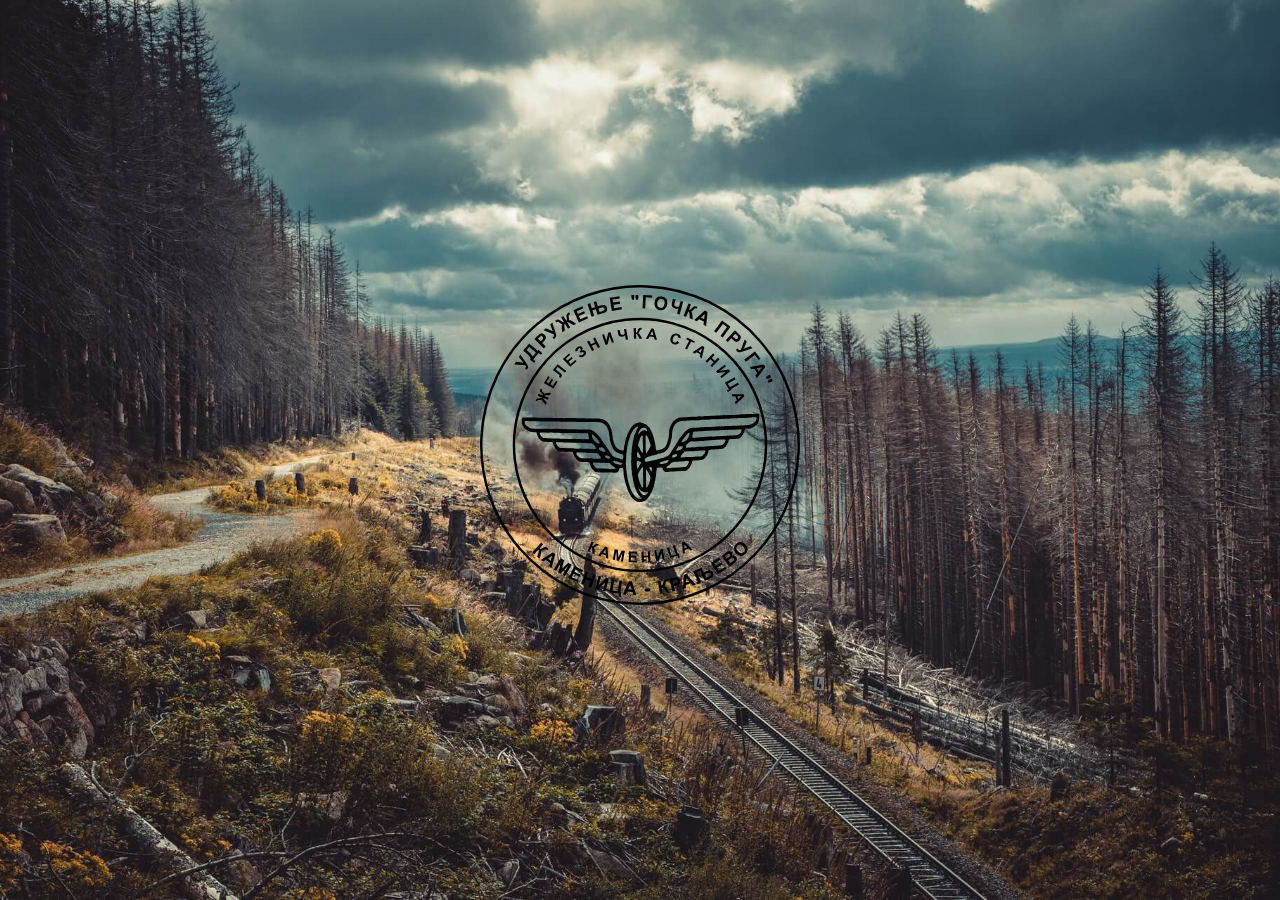
<file: index.html>
<!DOCTYPE html>
<html lang="sr">
  <head>
    <meta charset="utf-8" />
    <meta name="viewport" content="width=device-width, initial-scale=1.0" />
    <meta
      name="description"
      content="Web sajt udruženja gradjana Gočka pruga"
    />
    <meta name="keywords" content="Gočka pruga, Goč, Planina Goč, Kraljevo" />
    <meta name="author" content="Vladimir Maksimović" />
    <!-- JS script -->
    <script src="/assets/js/main.js" defer></script>
    <!-- Font Awesome 5 CDN -->
    <link
      rel="stylesheet"
      href="https://cdnjs.cloudflare.com/ajax/libs/font-awesome/5.13.0/css/all.min.css"
    />
    <!-- CSS link -->
    <link rel="stylesheet" href="./assets/css/style.css" />
    <title>Удружење "Гочка пруга"</title>
  </head>

  <body>
    <!-- landing page -->
    <main id="landing">
      <!-- logo -->
      <article class="logo-article">
        <section class="logo-section">
          <a href="./pages/home.html"
            ><img
              src="./assets/img/logo-ugp.svg"
              alt="Logo image"
              class="logo-img"
          /></a>
        </section>
      </article>
    </main>
  </body>
</html>
</file>
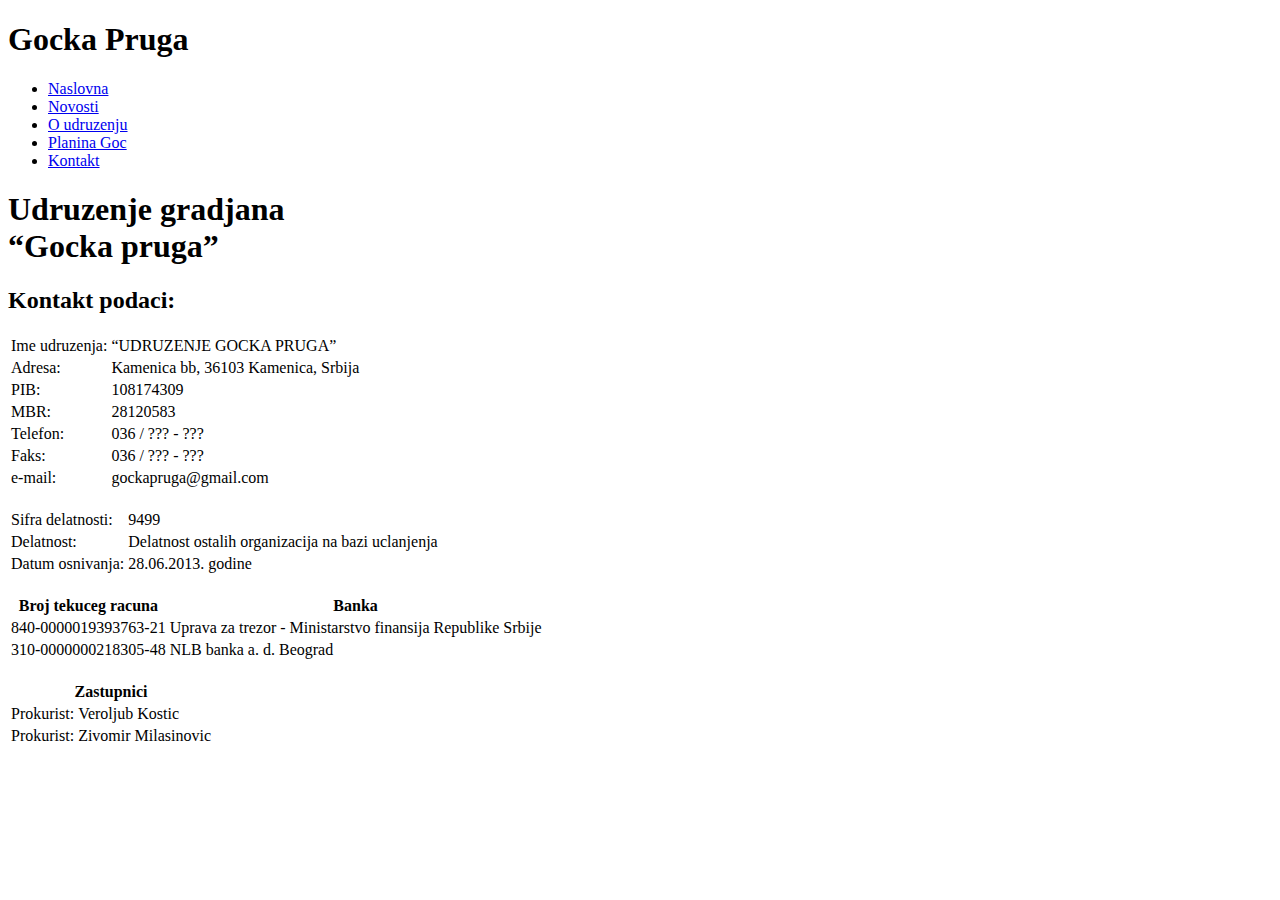
<file: contact.html>
<!DOCTYPE html>
<html lang="en">

<head>
  <meta charset="utf-8">
  <meta name="viewport" content="width=device-width, initial-scale=.0">
  <!-- TODO: define meta tags with description and content attributes -->
  <title>Udruzenje Gradjana "Gocka Pruga"</title>
</head>

<body>

  <!-- Header section -->
  <header>
    <div class="main-heading">
      <h1>Gocka Pruga</h1>
    </div>
    <nav>
      <ul>
        <li><a href="index.html">Naslovna</a></li>
        <li><a href="news.html">Novosti</a></li>
        <li><a href="org.html">O udruzenju</a></li>
        <li><a href="goc.html">Planina Goc</a></li>
        <li><a href="contact.html">Kontakt</a></li>
      </ul>
    </nav>
  </header>
  <!-- /Header section -->

  <!-- Main Section -->
  <main>
    <h1>Udruzenje gradjana <br>
      <q>Gocka pruga</q> </h1>
    <h2>Kontakt podaci:</h2>

    <table>
      <tr>
        <td>Ime udruzenja:</td>
        <td><q>UDRUZENJE GOCKA PRUGA</q></td>
      </tr>
      <tr>
        <td>Adresa:</td>
        <td>Kamenica bb, 36103 Kamenica, Srbija</td>
      </tr>
      <tr>
        <td>PIB:</td>
        <td>108174309</td>
      </tr>
      <tr>
        <td>MBR:</td>
        <td>28120583</td>
      </tr>
      <tr>
        <td>Telefon:</td>
        <td>036 / ??? - ???</td>
      </tr>
      <tr>
        <td>Faks:</td>
        <td>036 / ??? - ???</td>
      </tr>
      <tr>
        <td>e-mail:</td>
        <td>gockapruga@gmail.com</td>
      </tr>
    </table><br>
    <table>
      <tr>
        <td>Sifra delatnosti:</td>
        <td>9499</td>
      </tr>
      <tr>
        <td>Delatnost:</td>
        <td>Delatnost ostalih organizacija na bazi uclanjenja</td>
      </tr>
      <tr>
        <td>Datum osnivanja:</td>
        <td>28.06.2013. godine</td>
      </tr>
    </table><br>
    <table>
      <tr>
        <th>Broj tekuceg racuna</th>
        <th>Banka</th>
      </tr>
      <tr>
        <td>840-0000019393763-21</td>
        <td>Uprava za trezor - Ministarstvo finansija Republike Srbije</td>
      </tr>
      <tr>
        <td>310-0000000218305-48</td>
        <td>NLB banka a. d. Beograd</td>
      </tr>
    </table>

    </table><br>
    <table>
      <tr>
        <th colspan="2">Zastupnici</th>
      </tr>
      <tr>
        <td>Prokurist:</td>
        <td>Veroljub Kostic</td>
      </tr>
      <tr>
        <td>Prokurist:</td>
        <td>Zivomir Milasinovic</td>
      </tr>
    </table>
  </main>
  <!-- /Main Section -->

  <!-- Footer Section -->
  <footer></footer>
  <!-- /Footer Section -->

</body>

</html>
</file>
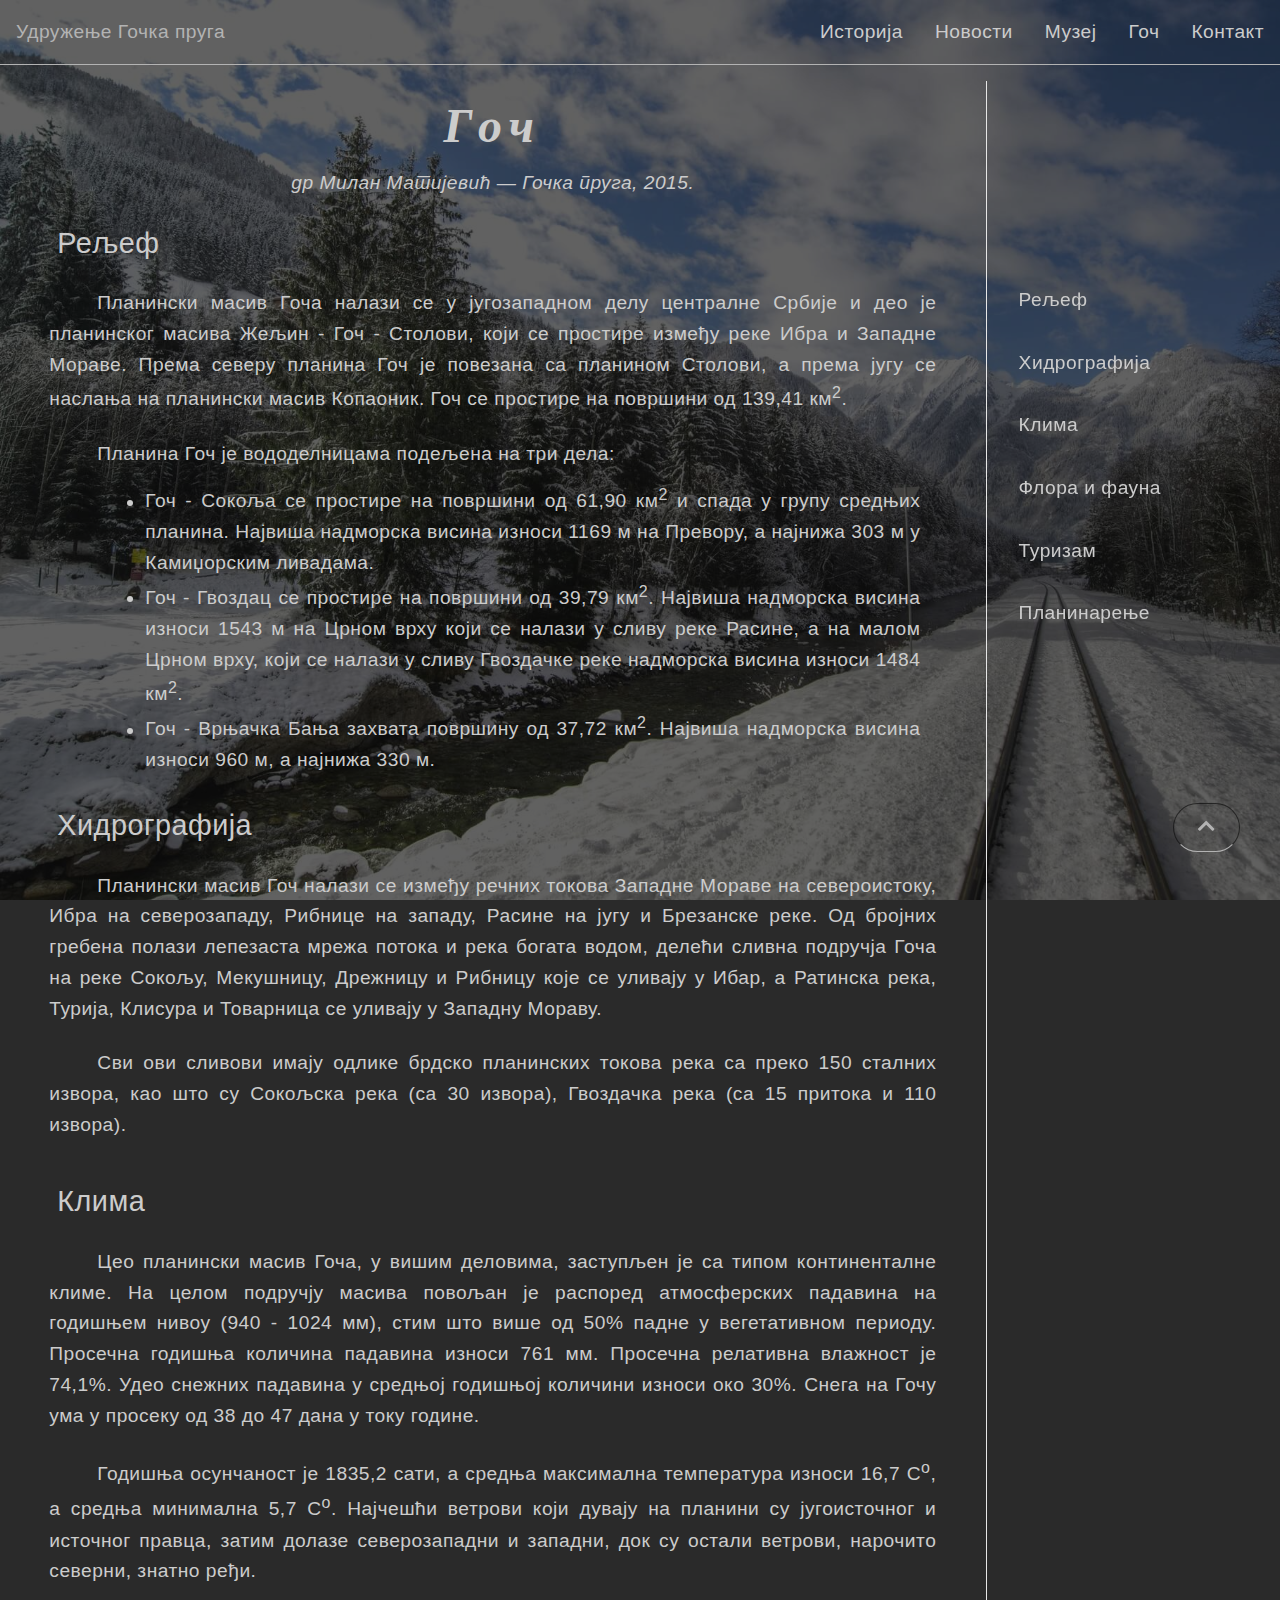
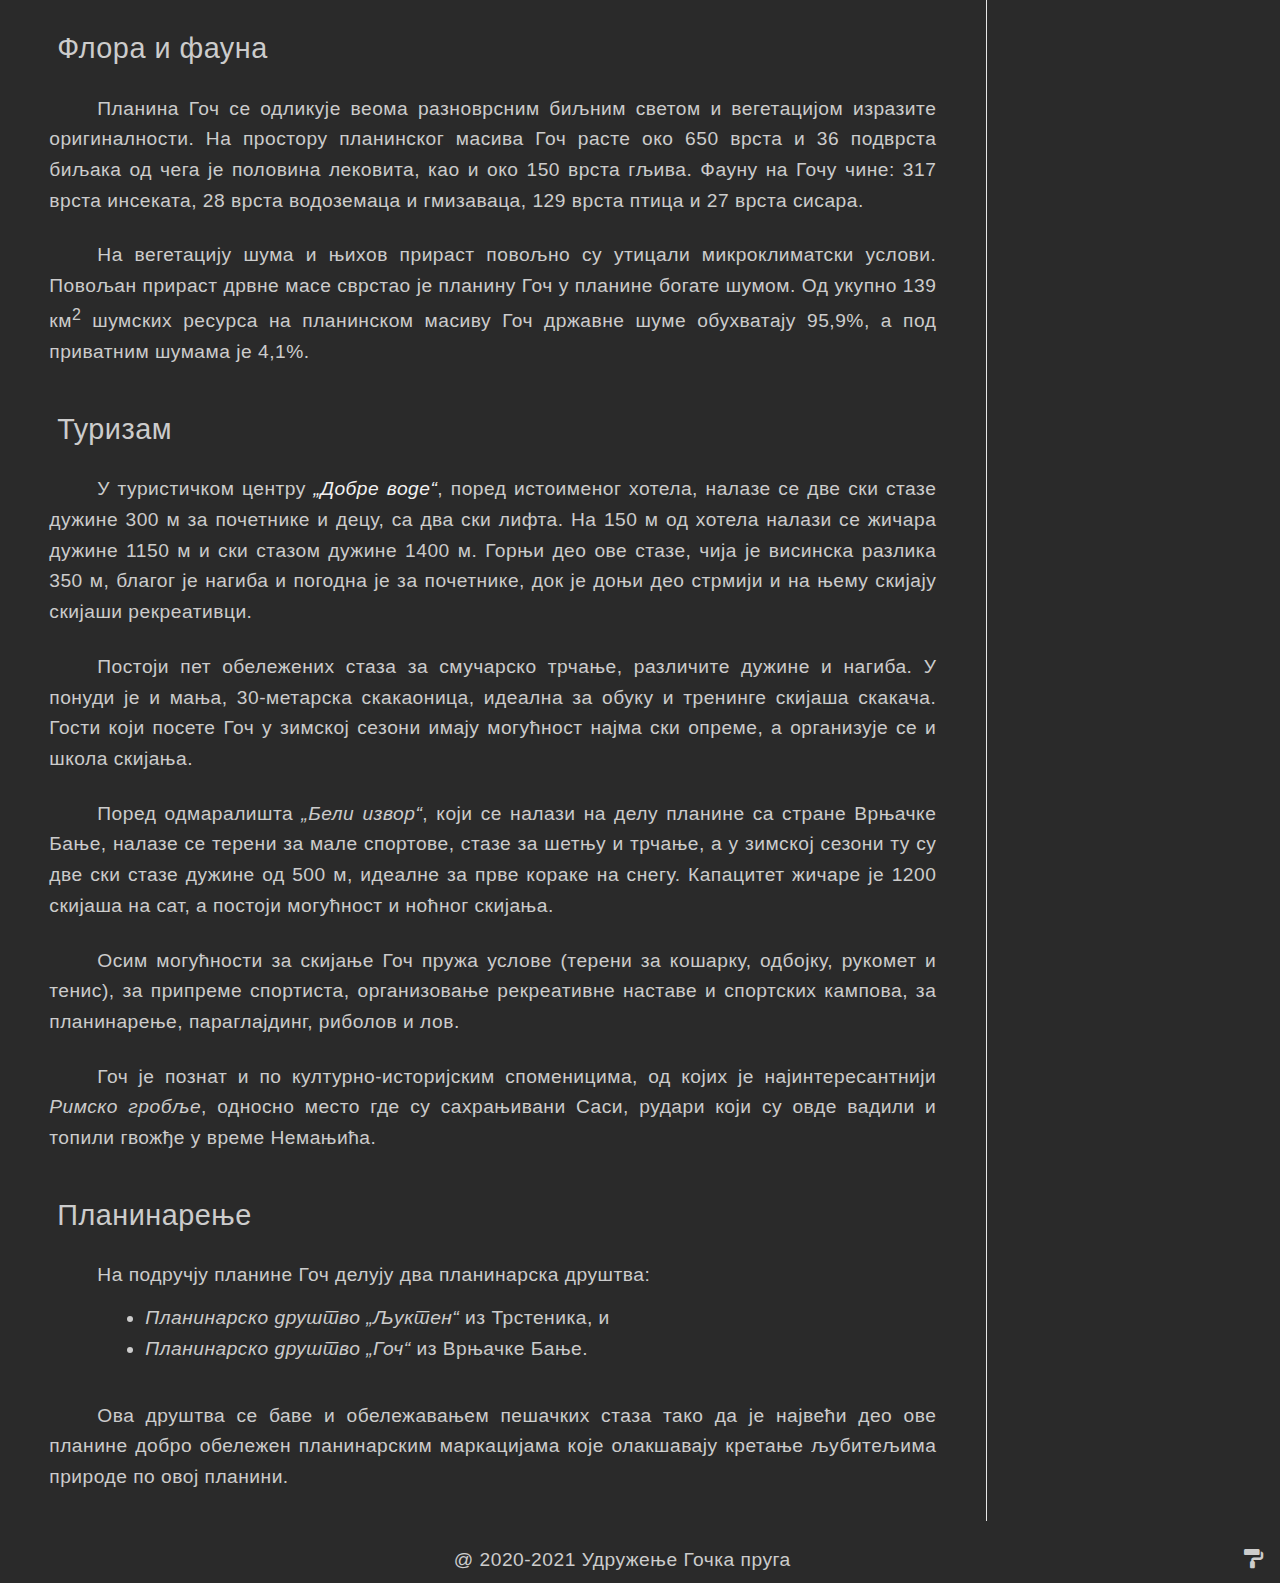
<file: pages/ambience.html>
<!DOCTYPE html>
<html lang="sr">

<head>
  <meta charset="utf-8" />
  <meta name="viewport" content="width=device-width, initial-scale=1.0" />
  <meta name="description" content="Web sajt udruženja gradjana Gočka pruga">
  <meta name="keywords" content="Gočka pruga, Goč, Planina Goč, Kraljevo">
  <meta name="author" content="Vladimir Maksimović">
  <!-- JS script -->
  <script src="./../assets/js/main.js" defer></script>
  <!--Font Awesome 5 CDN -->
  <link rel="stylesheet" href="https://cdnjs.cloudflare.com/ajax/libs/font-awesome/5.13.0/css/all.min.css">
  <!-- CSS link -->
  <link rel="stylesheet" href="./../assets/css/style.css" />
  <title>Удружење "Гочка пруга"</title>
</head>

<body>
  <!-- ambience -->
  <main id="ambience">
    <div class="content-container">
      <!-- to the top of the page btn -->
      <a class="page-top" href="#ambience"><i class="fas fa-chevron-up"></i></a>

      <!-- navbar -->
      <nav>
        <a href="./home.html#home" class="nav-link brand">Удружење Гочка пруга</a>
        <ul>
          <!-- hamburger icon -->
          <a href="javascript:void(0);" id="hamburger">
            <i class="fas fa-bars"></i>
          </a>
          <li class="nav-item"><a href="./history.html" class="nav-link">Историја</a></li>
          <li class="nav-item"><a href="./news.html" class="nav-link">Новости</a></li>
          <li class="nav-item"><a href="./gallery.html" class="nav-link">Музеј</a></li>
          <li class="nav-item"><a href="#ambience" class="nav-link">Гоч</a></li>
          <li class="nav-item"><a href="./contact.html" class="nav-link">Контакт</a></li>
          <!-- <li class="nav-item">
              <a href="#" class="nav-link lang-link">Srb</a><span class="slash">/</span><a href="#"
                class="nav-link lang-link">Rus</a>
            </li> -->
        </ul>
      </nav>


      <section id="ambience-container">
        <!-- aside nav -->
        <aside>
          <nav class="aside-nav">
            <ul>
              <li><a href="#heading-01">Рељеф</a></li>
              <li><a href="#heading-02">Хидрографија</a></li>
              <li><a href="#heading-03">Клима</a></li>
              <li><a href="#heading-04">Флора и фауна</a></li>
              <li><a href="#heading-05">Туризам</a></li>
              <li><a href="#heading-06">Планинарење</a></li>
            </ul>
          </nav>
        </aside>

        <!-- articles -->
        <div class="ambience-articles">
          <!-- welcome -->
          <section class="welcome-heading">
            <h1>Гоч</h1>
          </section>
          <h4 class="content-source">
            <em>др Милан Матијевић &mdash; Гочка пруга, 2015.</em>
          </h4>

          <article class="ambience-article" id="heading-01">
            <!-- <p class="content-source">др Милан Матијевић &mdash; Гочка пруга, 2015.</p> -->
            <h2>Рељеф</h2>
            <p>Планински масив Гоча налази се у југозападном делу централне Србије и део је планинског масива Жељин -
              Гоч
              - Столови, који се простире између реке Ибра и Западне Мораве. Према северу планина Гоч је повезана са
              планином Столови, а према југу се наслања на планински масив Копаоник. Гоч се простире на површини од
              139,41
              км<sup>2</sup>.</p>
            <p>Планина Гоч је вододелницама подељена на три дела:</p>
            <ul>
              <li>Гоч - Сокоља се простире на површини од 61,90 км<sup>2</sup> и спада у групу средњих
                планина. Највиша
                надморска висина износи 1169 м на Превору, а најнижа 303 м у Камиџорским ливадама.</li>
              <li>Гоч - Гвоздац се простире на површини од 39,79 км<sup>2</sup>. Највиша надморска висина
                износи 1543 м на
                Црном врху који се налази у сливу реке Расине, а на малом Црном врху, који се налази у сливу Гвоздачке
                реке
                надморска висина износи 1484 км<sup>2</sup>.</li>
              <li>Гоч - Врњачка Бања захвата површину од 37,72 км<sup>2</sup>. Највиша надморска висина
                износи 960 м, а
                најнижа 330 м.</li>
            </ul>
          </article>

          <article class="ambience-article" id="heading-02">
            <h2>Хидрографија</h2>
            <p>
              Планински масив Гоч налази се између речних токова Западне Мораве на североистоку, Ибра на северозападу,
              Рибнице на западу, Расине на југу и Брезанске реке. Од бројних гребена полази лепезаста мрежа потока и
              река
              богата водом, делећи сливна подручја Гоча на реке Сокољу, Мекушницу, Дрежницу и Рибницу које се уливају у
              Ибар, а Ратинска река, Турија, Клисура и Товарница се уливају у Западну Мораву.
            </p>
            <p>Сви ови сливови имају одлике
              брдско планинских токова река са преко 150 сталних извора, као што су Сокољска река (са 30 извора),
              Гвоздачка
              река (са 15 притока и 110 извора).</p>
          </article>

          <article class="ambience-article" id="heading-03">
            <h2>Клима</h2>
            <p>
              Цео планински масив Гоча, у вишим деловима, заступљен је са типом континенталне климе. На целом подручју
              масива повољан је распоред атмосферских падавина на годишњем нивоу (940 - 1024 мм), стим што више од 50%
              падне у вегетативном периоду. Просечна годишња количина падавина износи 761 мм. Просечна релативна
              влажност
              је 74,1%. Удео снежних падавина у средњој годишњој количини износи око 30%. Снега на Гочу ума у просеку
              од
              38 до 47
              дана у току године.
            </p>
            <p>Годишња осунчаност је 1835,2 сати, а средња максимална температура износи 16,7
              C<sup>o</sup>, а средња минимална 5,7 C<sup>o</sup>. Најчешћи ветрови који дувају на планини су
              југоисточног
              и источног правца, затим долазе северозападни и западни, док су остали ветрови, нарочито северни, знатно
              ређи.</p>
          </article>

          <article class="ambience-article" id="heading-04">
            <h2>Флора и фауна</h2>
            <p>
              Планина Гоч се одликује веома разноврсним биљним светом и вегетацијом изразите оригиналности. На простору
              планинског масива Гоч расте око 650 врста и 36 подврста биљака од чега је половина лековита, као и око
              150
              врста гљива. Фауну на Гочу чине: 317 врста инсеката, 28 врста водоземаца и гмизаваца, 129 врста птица и
              27
              врста сисара.
            </p>
            <p>На вегетацију шума и њихов прираст повољно су утицали микроклиматски услови. Повољан прираст
              дрвне масе сврстао је планину Гоч у планине богате шумом. Од укупно 139 км<sup>2</sup> шумских ресурса на
              планинском масиву Гоч државне шуме обухватају 95,9%, а под приватним шумама је 4,1%.</p>
          </article>

          <article class="ambience-article" id="heading-05">
            <h2>Туризам</h2>
            <p>
              У туристичком центру <a href="http://odmaralistegoc.rs/" target="_blank"><em>„Добре воде“</em></a>, поред
              истоименог
              хотела, налазе се две ски стазе дужине 300 м за почетнике
              и децу,
              са два ски лифта. На 150 м од хотела налази се жичара дужине 1150 м и ски стазом дужине 1400 м. Горњи део
              ове
              стазе,
              чија је висинска разлика 350 м, благог је нагиба и погодна је за почетнике, док је доњи део стрмији и на
              њему скијају
              скијаши рекреативци.</p>
            <p>Постоји пет обележених стаза за смучарско трчање, различите дужине и нагиба. У понуди је
              и мања,
              30-метарска скакаоница, идеална за обуку и тренинге скијаша скакача. Гости који посете Гоч у зимској
              сезони
              имају
              могућност најма ски опреме, а организује се и школа скијања.
            </p>
            <p>
              Поред одмаралишта <em>„Бели извор“</em>, који се налази на делу планине са стране Врњачке Бање, налазе
              се
              терени за
              мале
              спортове, стазе за шетњу и трчање, а у зимској сезони ту су две ски стазе дужине од 500 м, идеалне за
              прве
              кораке
              на снегу. Капацитет жичаре је 1200 скијаша на сат, а постоји могућност и ноћног скијања.
            </p>
            <p>
              Осим могућности за скијање Гоч пружа услове (терени за кошарку, одбојку, рукомет и тенис), за припреме
              спортиста,
              организовање рекреативне наставе и спортских кампова, за планинарење, параглајдинг, риболов и лов.
            </p>
            <p>
              Гоч је познат и по културно-историјским споменицима, од којих је најинтересантнији <em>Римско
                гробље</em>,
              односно
              место где
              су сахрањивани Саси, рудари који су овде вадили и топили гвожђе у време Немањића.
            </p>
          </article>

          <article class="ambience-article" id="heading-06">
            <h2>Планинарење</h2>
            <p>На подручју планине Гоч делују два планинарска друштва:
            <ul>
              <li><a href="http://ljukten.rs/" target="_blank"><em>Планинарско друштво „Љуктен“</em></a> из
                Трстеника, и </li>
              <li><a href="http://www.pskgoc.com/" target="_blank"><em>Планинарско друштво „Гоч“</em></a> из Врњачке
                Бање.</li>
            </ul>
            </p>
            <p>
              Ова друштва се баве и обележавањем пешачких стаза тако да је
              највећи део ове планине
              добро обележен планинарским маркацијама које олакшавају кретање љубитељима природе по овој планини.</p>
          </article>
        </div>
      </section>
    </div>
  </main>

  <!-- footer -->
  <footer id="footer">
    <!-- copyright -->
    <article class="footer-article copyright-article">
      <span class="copyright">@ 2020-2021 Удружење Гочка пруга</span>
      <span class="design">
        <a href="https://github.com/vladimirmaksimovic" target="_blank" class="alt-ego">
          <i class="fas fa-paint-roller"></i>
        </a>
      </span>
    </article>
  </footer>

</body>

</html>
</file>
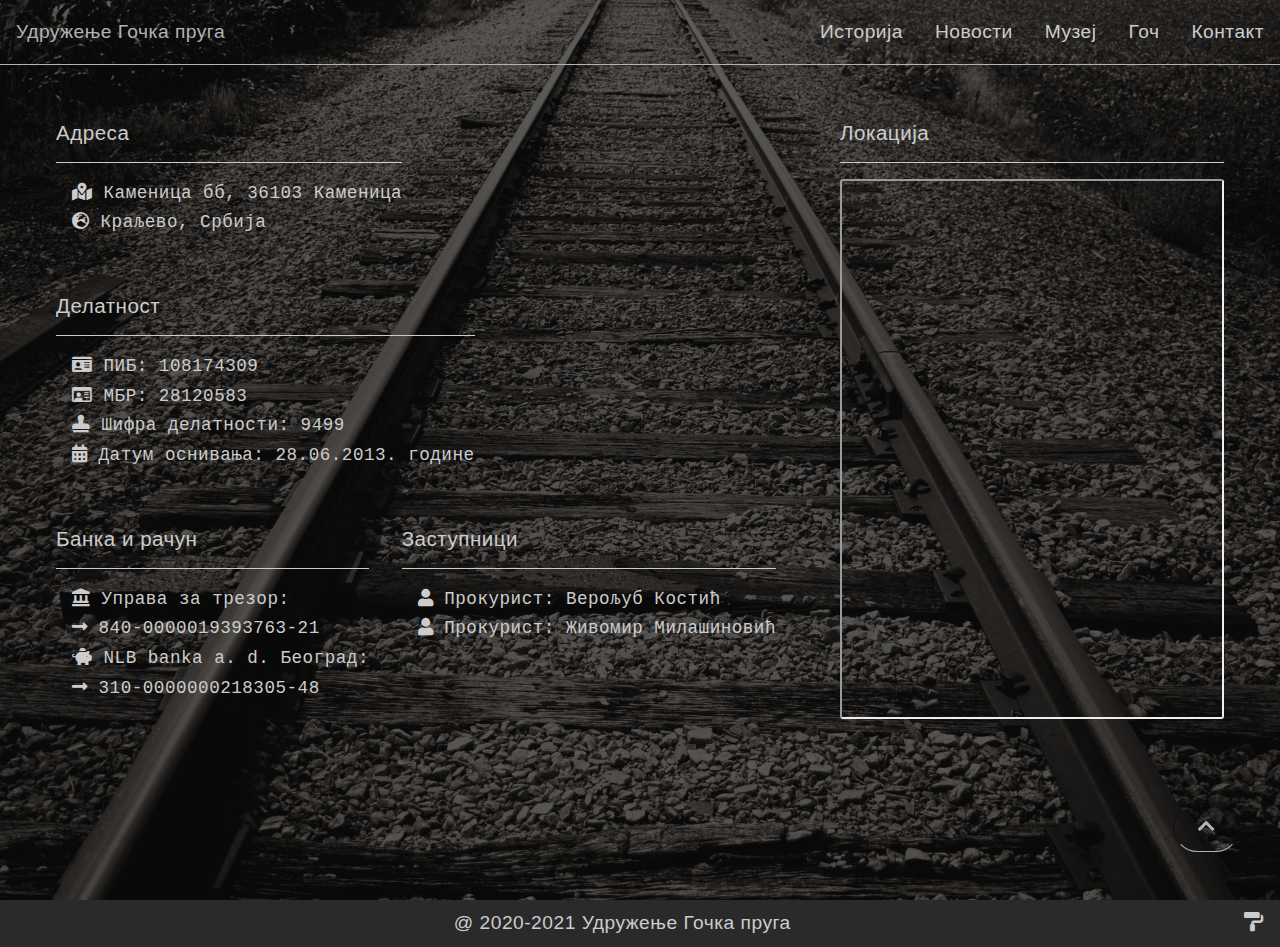
<file: pages/contact.html>
<!DOCTYPE html>
<html lang="sr">
  <head>
    <meta charset="utf-8" />
    <meta name="viewport" content="width=device-width, initial-scale=1.0" />
    <meta
      name="description"
      content="Web sajt udruženja gradjana Gočka pruga"
    />
    <meta name="keywords" content="Gočka pruga, Goč, Planina Goč, Kraljevo" />
    <meta name="author" content="Vladimir Maksimović" />
    <!-- JS script -->
    <script src="./../assets/js/main.js" defer></script>
    <!-- Font Awesome 5 CDN -->
    <link
      rel="stylesheet"
      href="https://cdnjs.cloudflare.com/ajax/libs/font-awesome/5.13.0/css/all.min.css"
    />
    <!-- CSS link -->
    <link rel="stylesheet" href="../assets/css/style.css" />
    <title>Удружење "Гочка пруга"</title>
  </head>

  <body>
    <!-- main contact -->
    <main id="main-contact">
      <div class="content-container">
        <!-- to the top of the page btn -->
        <a class="page-top" href="#main-contact"
          ><i class="fas fa-chevron-up"></i
        ></a>
        <!-- navbar -->
        <nav>
          <a href="./home.html#main-home" class="nav-link brand"
            >Удружење Гочка пруга</a
          >
          <ul>
            <!-- hamburger icon -->
            <a href="javascript:void(0);" id="hamburger">
              <i class="fas fa-bars"></i>
            </a>
            <li class="nav-item">
              <a href="./history.html" class="nav-link">Историја</a>
            </li>
            <li class="nav-item">
              <a href="./news.html" class="nav-link">Новости</a>
            </li>
            <li class="nav-item">
              <a href="./gallery.html" class="nav-link">Музеј</a>
            </li>
            <li class="nav-item">
              <a href="./ambience.html" class="nav-link">Гоч</a>
            </li>
            <li class="nav-item">
              <a href="#contact" class="nav-link">Контакт</a>
            </li>
            <!-- <li class="nav-item">
              <a href="#" class="nav-link lang-link">Srb</a><span class="slash">/</span><a href="#"
                class="nav-link lang-link">Rus</a>
            </li> -->
          </ul>
        </nav>
        <!-- contact -->
        <div id="contact">
          <div class="contact-articles">
            <article class="contact-article contact-info">
              <!-- address -->
              <section>
                <h3>Адреса</h3>
                <ul>
                  <li>
                    <i class="fas fa-map-marked-alt"></i> Каменица бб, 36103
                    Каменица
                  </li>
                  <li><i class="fas fa-globe-europe"></i> Краљево, Србија</li>
                </ul>
              </section>
              <!-- activity -->
              <section>
                <h3>Делатност</h3>
                <ul>
                  <li>
                    <i class="fas fa-id-card"></i> ПИБ:
                    &#049;&#048;&#056;&#049;&#055;&#052;&#051;&#048;&#057;
                  </li>
                  <li>
                    <i class="far fa-id-card"></i> МБР:
                    &#050;&#056;&#049;&#050;&#048;&#053;&#056;&#051;
                  </li>
                  <li>
                    <i class="fas fa-stamp"></i> Шифра делатности:
                    &#057;&#052;&#057;&#057;
                  </li>
                  <li>
                    <i class="fas fa-calendar-alt"></i> Датум оснивања:
                    28.06.2013. године
                  </li>
                </ul>
              </section>
              <!-- accounts -->
              <section>
                <h3>Банка и рачун</h3>
                <ul>
                  <li><i class="fas fa-landmark"></i> Управа за трезор:</li>
                  <li>
                    <i class="fas fa-long-arrow-alt-right"></i>
                    &#056;&#052;&#048;&#045;&#048;&#048;&#048;&#048;&#048;&#049;&#057;&#051;&#057;&#051;&#055;&#054;&#051;&#045;&#050;&#049;
                  </li>
                  <li>
                    <i class="fas fa-piggy-bank"></i> NLB banka a. d. Београд:
                  </li>
                  <li>
                    <i class="fas fa-long-arrow-alt-right"></i>
                    &#051;&#049;&#048;&#045;&#048;&#048;&#048;&#048;&#048;&#048;&#048;&#050;&#049;&#056;&#051;&#048;&#053;&#045;&#052;&#056;
                  </li>
                </ul>
              </section>
              <!-- representatives -->
              <section>
                <h3>Заступници</h3>
                <ul>
                  <li><i class="fas fa-user"></i> Прокурист: Верољуб Костић</li>
                  <li>
                    <i class="fas fa-user"></i> Прокурист: Живомир Милашиновић
                  </li>
                </ul>
              </section>
            </article>

            <article class="contact-article">
              <!-- google map -->
              <section id="map" class="ggl-map">
                <h3>Локација</h3>
                <div class="gmap-canvas">
                  <iframe
                    src="https://www.google.com/maps/embed?pb=!1m14!1m8!1m3!1d2716.1902585738503!2d20.699534258739504!3d43.6014624!3m2!1i1024!2i768!4f13.1!3m3!1m2!1s0x0%3A0x0!2zNDPCsDM2JzA1LjIiTiAyMMKwNDInMDUuMyJF!5e1!3m2!1ssr!2srs!4v1590257248618!5m2!1ssr!2srs"
                    allowfullscreen=""
                    aria-hidden="false"
                    tabindex="0"
                  >
                  </iframe>
                </div>
              </section>
            </article>
          </div>
        </div>
      </div>
    </main>

    <!-- footer -->
    <footer id="footer">
      <!-- copyright -->
      <article class="footer-article copyright-article">
        <span class="copyright">@ 2020-2021 Удружење Гочка пруга</span>
        <span class="design">
          <a
            href="https://github.com/vladimirmaksimovic"
            target="_blank"
            class="alt-ego"
          >
            <i class="fas fa-paint-roller"></i>
          </a>
        </span>
      </article>
    </footer>
  </body>
</html>
</file>
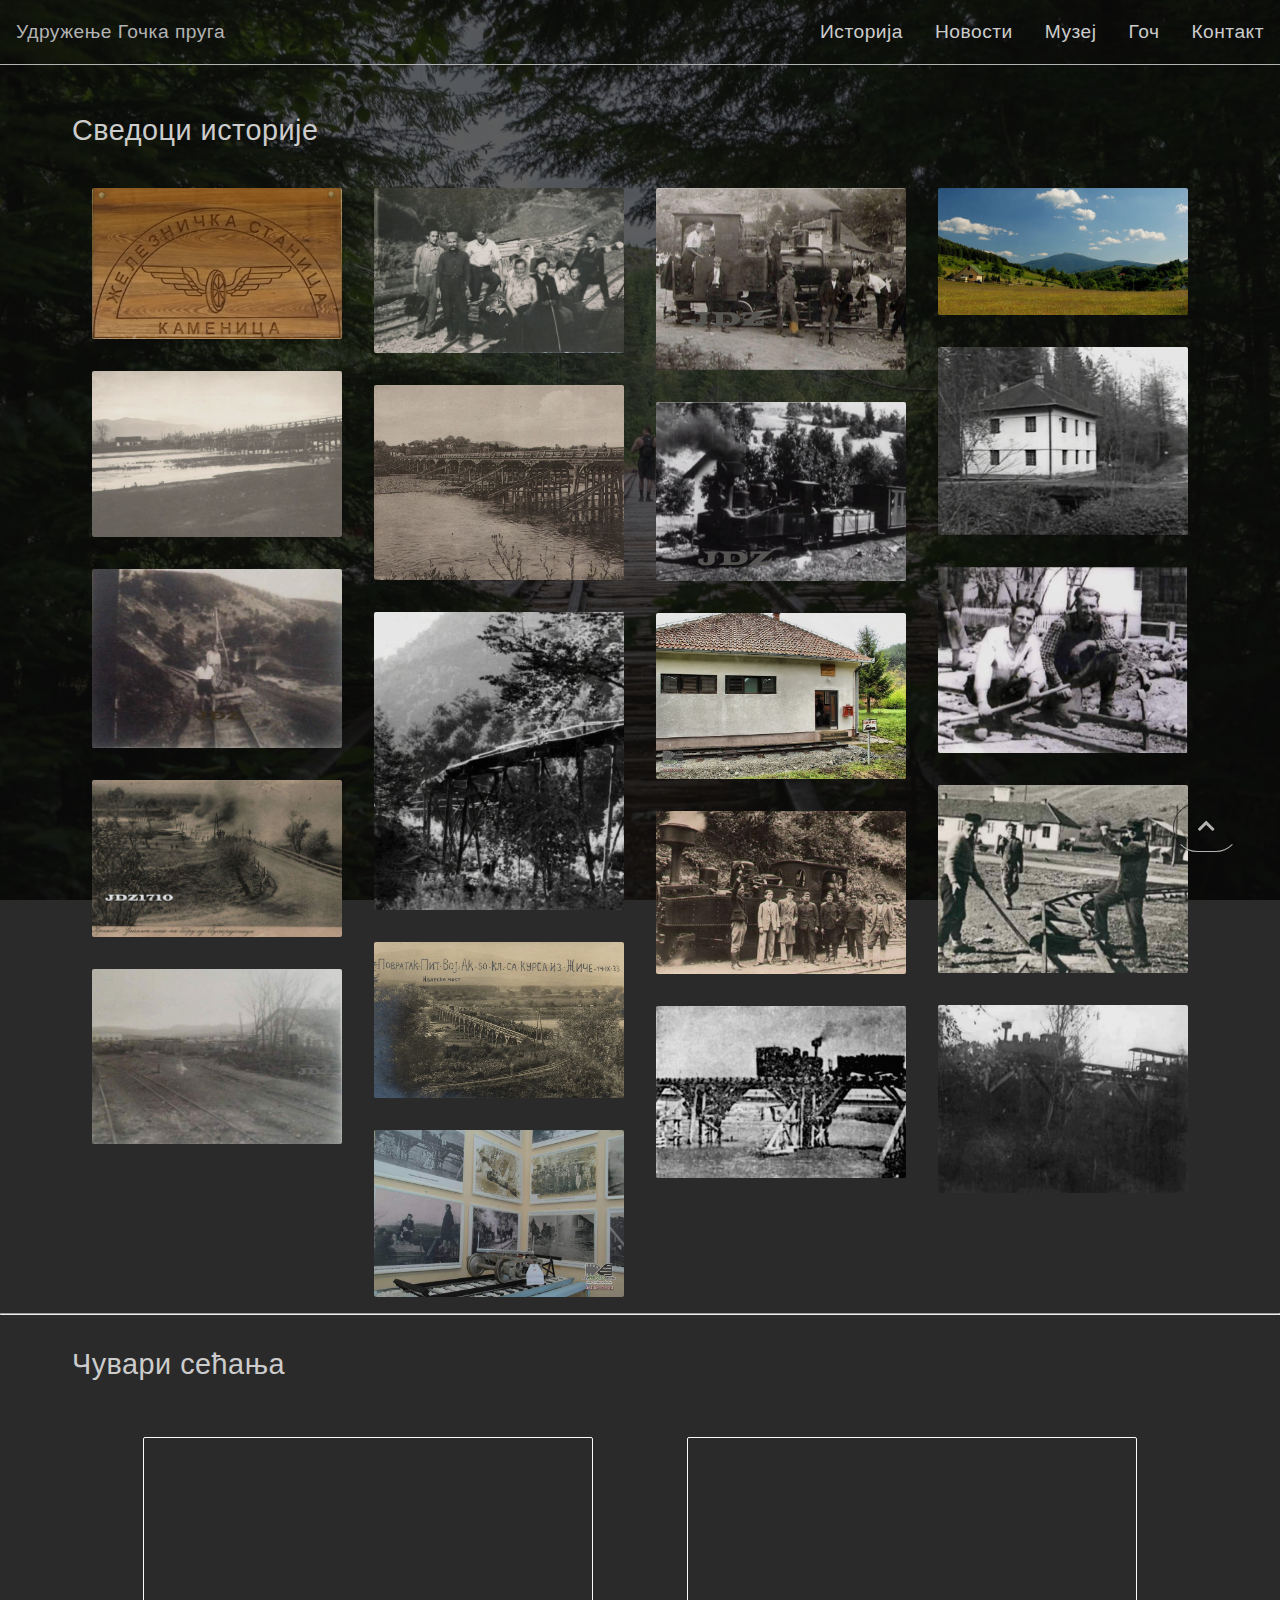
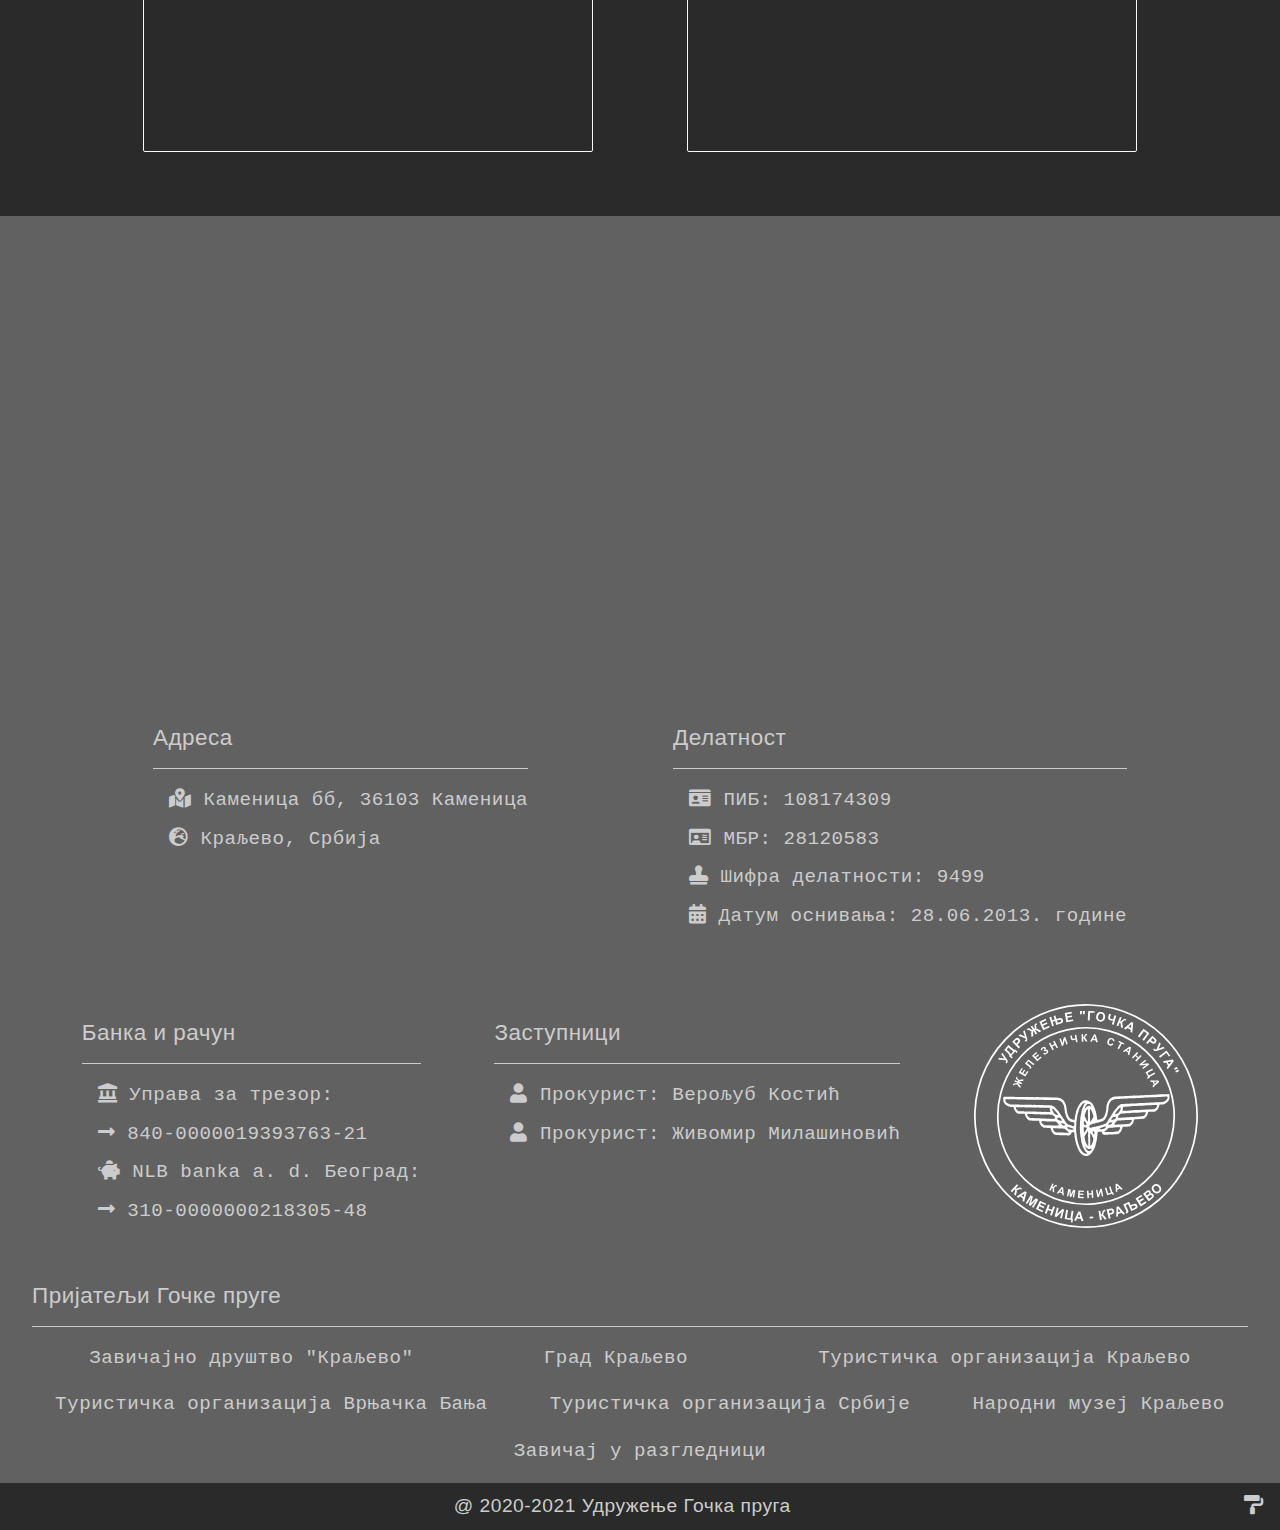
<file: pages/gallery.html>
<!DOCTYPE html>
<html lang="sr">

<head>
  <meta charset="utf-8" />
  <meta name="viewport" content="width=device-width, initial-scale=1.0" />
  <meta name="description" content="Web sajt udruženja gradjana Gočka pruga" />
  <meta name="keywords" content="Gočka pruga, Goč, Planina Goč, Kraljevo" />
  <meta name="author" content="Vladimir Maksimović" />
  <!-- JS script -->
  <script src="./../assets/js/main.js" defer></script>
  <!-- Font Awesome 5 CDN -->
  <link rel="stylesheet" href="https://cdnjs.cloudflare.com/ajax/libs/font-awesome/5.13.0/css/all.min.css" />
  <!-- CSS link -->
  <link rel="stylesheet" href="./../assets/css/style.css" />
  <title>Удружење "Гочка пруга"</title>
</head>

<body>
  <!-- main -->
  <main id="gallery">
    <div class="content-container">
      <!-- to the top of the page btn -->
      <a class="page-top" href="#gallery"><i class="fas fa-chevron-up"></i></a>
      <!-- navbar -->
      <nav>
        <a href="./home.html#main-home" class="nav-link brand">Удружење Гочка пруга</a>
        <ul>
          <!-- hamburger icon -->
          <a href="javascript:void(0);" id="hamburger">
            <i class="fas fa-bars"></i>
          </a>
          <!-- <li class="nav-item"><a href="#history"><img src="./img/logo-ugp.svg" alt="" /></a></li>
        <li class="nav-item"><a href="../index.html#main" class="nav-link">Удружење Гочка пруга</a></li> -->
          <li class="nav-item">
            <a href="./history.html" class="nav-link">Историја</a>
          </li>
          <li class="nav-item">
            <a href="./news.html" class="nav-link">Новости</a>
          </li>
          <li class="nav-item">
            <a href="#gallery.html" class="nav-link">Музеј</a>
          </li>
          <li class="nav-item">
            <a href="./ambience.html" class="nav-link">Гоч</a>
          </li>
          <li class="nav-item">
            <a href="./contact.html" class="nav-link">Контакт</a>
          </li>
          <!-- <li class="nav-item">
              <a href="#" class="nav-link lang-link">Srb</a><span class="slash">/</span><a href="#"
                class="nav-link lang-link">Rus</a>
            </li> -->
        </ul>
      </nav>

      <!-- gallery -->
      <section id="gallery-container">
        <h2>Сведоци историје</h2>
        <div class="gallery-articles">
          <article class="img-container">
            <img src="./../assets/img/00-logo-ugp.png"
              alt="Tabla udruženja na ulazu obnovljenu železničku stanicu u Kamenici." class="img-item item-1"
              loading="lazy" />
            <div id="modal" class="modal-body">
              <span class="close-modal">&times;</span>
              <!-- TODO: optimize content images -->
              <figure>
                <img src="./../assets/img/00-logo-ugp.png"
                  alt="Tabla udruženja na ulazu obnovljenu železničku stanicu u Kamenici." class="modal-img" />
                <figcaption class="img-desc">
                  Табла удружења "Гочка пруга" на објекту обновљене железничке
                  станице у Каменици.
                </figcaption>
              </figure>
            </div>

            <img src="./../assets/img/01-kraljevo-most-prvi-svetski-rat.jpg"
              alt="Slika mosta u Kraljevu na reci Ibar za vreme Prvog svetskog rata." class="img-item item-2"
              loading="lazy" />
            <div id="modal" class="modal-body">
              <span class="close-modal">&times;</span>
              <figure>
                <img src="./../assets/img/01-kraljevo-most-prvi-svetski-rat.jpg"
                  alt="Slika mosta u Kraljevu na reci Ibar za vreme Prvog svetskog rata." class="modal-img" />
                <figcaption class="img-desc">
                  Дрвени мост у Краљеву на реци Ибар у време Првог светског
                  рата.
                </figcaption>
              </figure>
            </div>

            <img src="./../assets/img/02-kamenica.jpg" alt="Izletnici na Gočkoj pruzi." class="img-item item-3"
              loading="lazy" />
            <div id="modal" class="modal-body">
              <span class="close-modal">&times;</span>
              <figure>
                <img src="./../assets/img/02-kamenica.jpg" alt="Izletnici na Gočkoj pruzi." class="modal-img" />
                <figcaption class="img-desc">
                  Излетници на Гочкој прузи - архив
                  <em>
                    <a href="https://sr.wikipedia.org/sr-ec/%D0%88%D1%83%D0%B3%D0%BE%D1%81%D0%BB%D0%BE%D0%B2%D0%B5%D0%BD%D1%81%D0%BA%D0%B5_%D0%B6%D0%B5%D0%BB%D0%B5%D0%B7%D0%BD%D0%B8%D1%86%D0%B5"
                      target="_blank">Југословенске железнице</a></em>.
                </figcaption>
              </figure>
            </div>

            <img src="./../assets/img/03-kraljevo-zapaljeni-most-na-ibru.jpg"
              alt="Slika zapaljenog mosta na reci Ibar u Kraljevu u Prvom svetskom ratu." class="img-item item-4"
              loading="lazy" />
            <div id="modal" class="modal-body">
              <span class="close-modal">&times;</span>
              <figure>
                <img src="./../assets/img/03-kraljevo-zapaljeni-most-na-ibru.jpg"
                  alt="Slika zapaljenog mosta na reci Ibar u Kraljevu u Prvom svetskom ratu." class="modal-img" />
                <figcaption class="img-desc">
                  У I светском рату, 1918. године, аустријска војска пали дрвени
                  мост на Ибру преко којег је прелазила Гочка пруга - архив
                  <em>
                    <a href="https://sr.wikipedia.org/sr-ec/%D0%88%D1%83%D0%B3%D0%BE%D1%81%D0%BB%D0%BE%D0%B2%D0%B5%D0%BD%D1%81%D0%BA%D0%B5_%D0%B6%D0%B5%D0%BB%D0%B5%D0%B7%D0%BD%D0%B8%D1%86%D0%B5"
                      target="_blank">Југословенске железнице</a></em>.
                </figcaption>
              </figure>
            </div>

            <img src="./../assets/img/04-kraljevo-lozionica.jpg" alt="Ložionica u Kraljevu." class="img-item item-5"
              loading="lazy" />
            <div id="modal" class="modal-body">
              <span class="close-modal">&times;</span>
              <figure>
                <img src="./../assets/img/04-kraljevo-lozionica.jpg" alt="Ložionica u Kraljevu." class="modal-img" />
                <figcaption class="img-desc">
                  Ложионица у Краљеву - архив
                  <em>
                    <a href="https://sr.wikipedia.org/sr-ec/%D0%88%D1%83%D0%B3%D0%BE%D1%81%D0%BB%D0%BE%D0%B2%D0%B5%D0%BD%D1%81%D0%BA%D0%B5_%D0%B6%D0%B5%D0%BB%D0%B5%D0%B7%D0%BD%D0%B8%D1%86%D0%B5"
                      target="_blank">Југословенске железнице</a></em>.
                </figcaption>
              </figure>
            </div>
          </article>

          <article class="img-container">
            <img src="./../assets/img/05-izlet-goc.jpg" alt="Lokalni mestani i izletnici na Gočkoj pruzi."
              class="img-item item-6" loading="lazy" />
            <div id="modal" class="modal-body">
              <span class="close-modal">&times;</span>
              <figure>
                <img src="./../assets/img/05-izlet-goc.jpg" alt="Lokalni mestani i izletnici na Gočkoj pruzi."
                  class="modal-img" />
                <figcaption class="img-desc">
                  Локални мештани и излетници на Гочкој прузи.
                </figcaption>
              </figure>
            </div>

            <img src="./../assets/img/06-most-ibar.jpg"
              alt="Slika mosta u Kraljevu na reci Ibar za vreme Prvog svetskog rata." class="img-item item-7"
              loading="lazy" />
            <div id="modal" class="modal-body">
              <span class="close-modal">&times;</span>
              <figure>
                <img src="./../assets/img/06-most-ibar.jpg"
                  alt="Slika mosta u Kraljevu na reci Ibar za vreme Prvog svetskog rata." class="modal-img" />
                <figcaption class="img-desc">
                  Дрвени мост у Краљеву на реци Ибар у време Првог светског
                  рата.
                </figcaption>
              </figure>
            </div>

            <img src="./../assets/img/07-vodotocilo-riza.jpg" alt="Vodotočilo, riža, na Goču." class="img-item item-8"
              loading="lazy" />
            <div id="modal" class="modal-body">
              <span class="close-modal">&times;</span>
              <figure>
                <img src="./../assets/img/07-vodotocilo-riza.jpg" alt="Vodotočilo, riža, na Goču." class="modal-img" />
                <figcaption class="img-desc">
                  Водоточило - рижа, које је индустријалац Миљко Петровић градио
                  на Гочу и околним планинама.
                </figcaption>
              </figure>
            </div>

            <img src="./../assets/img/08-most-na-ibaru-i-gocka-pruga.jpg"
              alt="Slika Gočke pruge i mosta na reci Ibar u Kraljevu." class="img-item item-9" loading="lazy" />
            <div id="modal" class="modal-body">
              <span class="close-modal">&times;</span>
              <figure>
                <img src="./../assets/img/08-most-na-ibaru-i-gocka-pruga.jpg"
                  alt="Slika Gočke pruge i mosta na reci Ibar u Kraljevu." class="modal-img" />
                <figcaption class="img-desc">
                  14. септембра 1923. године, питомци Војне академије прелазе
                  мост на Ибру у повратку са курса из Жиче - поглед са Пљакиног
                  шанца на Гочку пругу и мост на Ибру.
                </figcaption>
              </figure>
            </div>

            <img src="./../assets/img/09-muzej-gocke-pruge-kamenica.jpg"
              alt="Slika izložbenog prostora muzeja Gočke pruge u Kamenici." class="img-item item-10" loading="lazy" />
            <div id="modal" class="modal-body">
              <span class="close-modal">&times;</span>
              <figure>
                <img src="./../assets/img/09-muzej-gocke-pruge-kamenica.jpg"
                  alt="Slika izložbenog prostora muzeja Gočke pruge u Kamenici." class="modal-img" />
                <figcaption class="img-desc">
                  Изложбени простор музеја Гочке пруге у новој згради Месне
                  заједнице Каменица, на месту некадашње железничке станице
                  Гочке пруге.
                </figcaption>
              </figure>
            </div>
          </article>

          <article class="img-container">
            <img src="./../assets/img/10-lokomotiva.jpg" alt="Parna lokomotiva na Gočkoj pruzi."
              class="img-item item-11" loading="lazy" />
            <div id="modal" class="modal-body">
              <span class="close-modal">&times;</span>
              <figure>
                <img src="./../assets/img/10-lokomotiva.jpg" alt="Parna lokomotiva na Gočkoj pruzi."
                  class="modal-img" />
                <figcaption class="img-desc">
                  Парна локомотива на Гочкој прузи - архив
                  <em>
                    <a href="https://sr.wikipedia.org/sr-ec/%D0%88%D1%83%D0%B3%D0%BE%D1%81%D0%BB%D0%BE%D0%B2%D0%B5%D0%BD%D1%81%D0%BA%D0%B5_%D0%B6%D0%B5%D0%BB%D0%B5%D0%B7%D0%BD%D0%B8%D1%86%D0%B5"
                      target="_blank">Југословенске железнице</a></em>.
                </figcaption>
              </figure>
            </div>

            <img src="./../assets/img/11-voz-gocka-pruga.jpg"
              alt="Parna lokomotiva sa putničkim vagonom na Gočkoj pruzi." class="img-item item-12" loading="lazy" />
            <div id="modal" class="modal-body">
              <span class="close-modal">&times;</span>
              <figure>
                <img src="./../assets/img/11-voz-gocka-pruga.jpg"
                  alt="Parna lokomotiva sa putničkim vagonom na Gočkoj pruzi." class="modal-img" />
                <figcaption class="img-desc">
                  Воз на Гочкој прузи из Каменице за Краљево 1934. године.
                </figcaption>
              </figure>
            </div>

            <img src="./../assets/img/12-obnovljena-zeleznicka-stanica-kamenica.jpg"
              alt="Obnovljena železnička stanica nekadašnje Gočke pruge." class="img-item item-13" loading="lazy" />
            <div id="modal" class="modal-body">
              <span class="close-modal">&times;</span>
              <figure>
                <img src="./../assets/img/12-obnovljena-zeleznicka-stanica-kamenica.jpg"
                  alt="Obnovljena železnička stanica nekadašnje Gočke pruge." class="modal-img" />
                <figcaption class="img-desc">
                  Каменица, нова зграда Месне заједнице у којој је обновљена
                  железничка станица некадашње Гочке пруге.
                </figcaption>
              </figure>
            </div>

            <img src="./../assets/img/13-lokomotiva.jpg" alt="Parna lokomotiva na Gočkoj pruzi."
              class="img-item item-14" loading="lazy" />
            <div id="modal" class="modal-body">
              <span class="close-modal">&times;</span>
              <figure>
                <img src="./../assets/img/13-lokomotiva.jpg" alt="Parna lokomotiva na Gočkoj pruzi."
                  class="modal-img" />
                <figcaption class="img-desc">Парна локомотива на Гочкој прузи.</figcaption>
              </figure>
            </div>

            <img src="./../assets/img/14-kraljevo-most-na-ibru-i-gocki-voz.jpg"
              alt="Slika Gočkog voza koji prelazi most na Ibru." class="img-item item-15" loading="lazy" />
            <div id="modal" class="modal-body">
              <span class="close-modal">&times;</span>
              <figure>
                <img src="./../assets/img/14-kraljevo-most-na-ibru-i-gocki-voz.jpg"
                  alt="Slika Gočkog voza koji prelazi most na Ibru." class="modal-img" />
                <figcaption class="img-desc">
                  Последњи прелазак Гочког воза преко ибарског моста.
                </figcaption>
              </figure>
            </div>
          </article>

          <article class="img-container">
            <img src="./../assets/img/15-goc-panorama.jpg" alt="Panorama planine Goč." class="img-item item-16"
              loading="lazy" />
            <div id="modal" class="modal-body">
              <span class="close-modal">&times;</span>
              <figure>
                <img src="./../assets/img/15-goc-panorama.jpg" alt="Panorama planine Goč." class="modal-img" />
                <figcaption class="img-desc">Панорама планине Гоч.</figcaption>
              </figure>
            </div>

            <img src="./../assets/img/16-planinarski-dom.jpg" alt="Zgrada planinarskog doma u Sokolji."
              class="img-item item-17" loading="lazy" />
            <div id="modal" class="modal-body">
              <span class="close-modal">&times;</span>
              <figure>
                <img src="./../assets/img/16-planinarski-dom.jpg" alt="Zgrada planinarskog doma u Sokolji."
                  class="modal-img" />
                <figcaption class="img-desc">Зграда планинарског дома у Сокољи.</figcaption>
              </figure>
            </div>

            <img src="./../assets/img/17-rekonstrukcija-pruge.jpg"
              alt="Radnici na radovima rekonstrukcije dela Gočke pruge." class="img-item item-18" loading="lazy" />
            <div id="modal" class="modal-body">
              <span class="close-modal">&times;</span>
              <figure>
                <img src="./../assets/img/17-rekonstrukcija-pruge.jpg"
                  alt="Radnici na radovima rekonstrukcije dela Gočke pruge." class="modal-img" />
                <figcaption class="img-desc">
                  Радници на радовима реконструкције дела Гочке пруге.
                </figcaption>
              </figure>
            </div>

            <img src="./../assets/img/19-rekonstrukcija-pruge.jpg"
              alt="Radnici na radovima rekonstrukcije dela Gočke pruge." class="img-item item-20" loading="lazy" />
            <div id="modal" class="modal-body">
              <span class="close-modal">&times;</span>
              <figure>
                <img src="./../assets/img/19-rekonstrukcija-pruge.jpg"
                  alt="Radnici na radovima rekonstrukcije dela Gočke pruge." class="modal-img" />
                <figcaption class="img-desc">
                  Радници на радовима реконструкције дела Гочке пруге.
                </figcaption>
              </figure>
            </div>

            <img src="./../assets/img/20-gocki-voz-ribnicki-most.jpg" alt="Slika Gočkog voza na ribničkom mostu."
              class="img-item item-20" loading="lazy" />
            <div id="modal" class="modal-body">
              <span class="close-modal">&times;</span>
              <figure>
                <img src="./../assets/img/20-gocki-voz-ribnicki-most.jpg" alt="Slika Gočkog voza na ribničkom mostu."
                  class="modal-img" />
                <figcaption class="img-desc">
                  Гочки воз прелази преко рибничког моста према Каменици.
                </figcaption>
              </figure>
            </div>
          </article>
        </div>

        <hr class="gallery-border" />

        <!-- video gallery -->
        <h2>Чувари сећања</h2>
        <article class="video-gallery">
          <!-- Sumska pruga Kraljevo - Goc -->
          <iframe src="https://www.youtube-nocookie.com/embed/gcAiN8QYMt0" frameborder="0"
            allow="accelerometer; autoplay; encrypted-media; gyroscope; picture-in-picture" allowfullscreen
            loading="lazy"></iframe>

          <!-- Muzej Gočke (Rižine) pruge u Kamenici kod Kraljeva -->
          <iframe src="https://www.youtube-nocookie.com/embed/5BsKiKjptUs" frameborder="0"
            allow="accelerometer; autoplay; encrypted-media; gyroscope; picture-in-picture" allowfullscreen
            loading="lazy"></iframe>
        </article>
      </section>
    </div>
  </main>

  <!-- footer -->
  <footer id="footer">
    <div class="footer-articles">
      <!-- google map -->
      <article class="ggl-map" id="map">
        <div class="gmap-canvas">
          <iframe
            src="https://www.google.com/maps/embed?pb=!1m14!1m8!1m3!1d2716.1902585738503!2d20.699534258739504!3d43.6014624!3m2!1i1024!2i768!4f13.1!3m3!1m2!1s0x0%3A0x0!2zNDPCsDM2JzA1LjIiTiAyMMKwNDInMDUuMyJF!5e1!3m2!1ssr!2srs!4v1590257248618!5m2!1ssr!2srs"
            allowfullscreen="" aria-hidden="false" tabindex="0">
          </iframe>
        </div>
      </article>

      <!-- contact info -->
      <article class="footer-article contact-info">
        <!-- address -->
        <section class="footer-section">
          <ul>
            <h3>Адреса</h3>
            <li>
              <i class="fas fa-map-marked-alt"></i> Каменица бб, 36103
              Каменица
            </li>
            <li><i class="fas fa-globe-europe"></i> Краљево, Србија</li>
          </ul>
        </section>

        <!-- activity -->
        <section class="footer-section">
          <ul>
            <h3>Делатност</h3>
            <li>
              <i class="fas fa-id-card"></i> ПИБ:
              &#049;&#048;&#056;&#049;&#055;&#052;&#051;&#048;&#057;
            </li>
            <li>
              <i class="far fa-id-card"></i> МБР:
              &#050;&#056;&#049;&#050;&#048;&#053;&#056;&#051;
            </li>
            <li>
              <i class="fas fa-stamp"></i> Шифра делатности:
              &#057;&#052;&#057;&#057;
            </li>
            <li>
              <i class="fas fa-calendar-alt"></i> Датум оснивања: 28.06.2013.
              године
            </li>
          </ul>
        </section>

        <!-- accounts -->
        <section class="footer-section">
          <ul>
            <h3>Банка и рачун</h3>
            <li><i class="fas fa-landmark"></i> Управа за трезор:</li>
            <li>
              <i class="fas fa-long-arrow-alt-right"></i>
              &#056;&#052;&#048;&#045;&#048;&#048;&#048;&#048;&#048;&#049;&#057;&#051;&#057;&#051;&#055;&#054;&#051;&#045;&#050;&#049;
            </li>
            <li>
              <i class="fas fa-piggy-bank"></i> NLB banka a. d. Београд:
            </li>
            <li>
              <i class="fas fa-long-arrow-alt-right"></i>
              &#051;&#049;&#048;&#045;&#048;&#048;&#048;&#048;&#048;&#048;&#048;&#050;&#049;&#056;&#051;&#048;&#053;&#045;&#052;&#056;
            </li>
          </ul>
        </section>

        <!-- representatives -->
        <section class="footer-section">
          <ul>
            <h3>Заступници</h3>
            <li><i class="fas fa-user"></i> Прокурист: Верољуб Костић</li>
            <li>
              <i class="fas fa-user"></i> Прокурист: Живомир Милашиновић
            </li>
          </ul>
        </section>

        <!-- logo -->
        <section class="footer-section logo">
          <a href="#gallery"><img src="../assets/img/logo-ugp.svg" alt="" class="logo-img" /></a>
        </section>
      </article>

      <!-- friends -->
      <article class="footer-article">
        <h3>Пријатељи Гочке пруге</h3>
        <div class="friends">
          <section class="footer-section">
            <a href="https://sr-rs.facebook.com/zavicajnodrustvo.kraljevo.1/" target="_blank">
              <!-- <img src="./img/15-goc.jpg" alt=""> -->
              Завичајно друштво "Краљево"
            </a>
          </section>
          <section class="footer-section">
            <a href="https://www.kraljevo.rs/" target="_blank">
              <!-- <img src="./img/15-goc.jpg" alt=""> -->
              Град Краљево
            </a>
          </section>
          <section class="footer-section">
            <a href="http://www.kraljevoturizam.rs/" target="_blank">
              <!-- <img src="./img/17-rekonstrukcija-pruge.jpg" alt=""> -->
              Туристичка организација Краљево
            </a>
          </section>
          <section class="footer-section">
            <a href="http://www.vrnjackabanja.co.rs/" target="_blank">
              <!-- <img src="./img/16-planinarski-dom.jpg" alt=""> -->
              Туристичка организација Врњачка Бања
            </a>
          </section>
          <section class="footer-section">
            <a href="http://www.tos.rs/" target="_blank">
              <!-- <img src="./img/18-planinarski-dom.jpg" alt=""> -->
              Туристичка организација Србије
            </a>
          </section>
          <section class="footer-section">
            <a href="https://nmkv.rs/" target="_blank">
              <!-- <img src="./img/19-rekonstrukcija-pruge.jpg" alt=""> -->
              Народни музеј Краљево
            </a>
          </section>
          <section class="footer-section">
            <a href="https://zavicajurazglednici.rs/" target="_blank">
              <!-- <img src="./img/19-rekonstrukcija-pruge.jpg" alt=""> -->
              Завичај у разгледници
            </a>
          </section>
        </div>
      </article>

      <!-- copyright -->
      <article class="footer-article copyright-article">
        <span class="copyright">@ 2020-2021 Удружење Гочка пруга</span>
        <span class="design">
          <a href="https://github.com/vladimirmaksimovic" target="_blank" class="alt-ego">
            <i class="fas fa-paint-roller"></i>
          </a>
        </span>
      </article>
    </div>
  </footer>
</body>

</html>
</file>
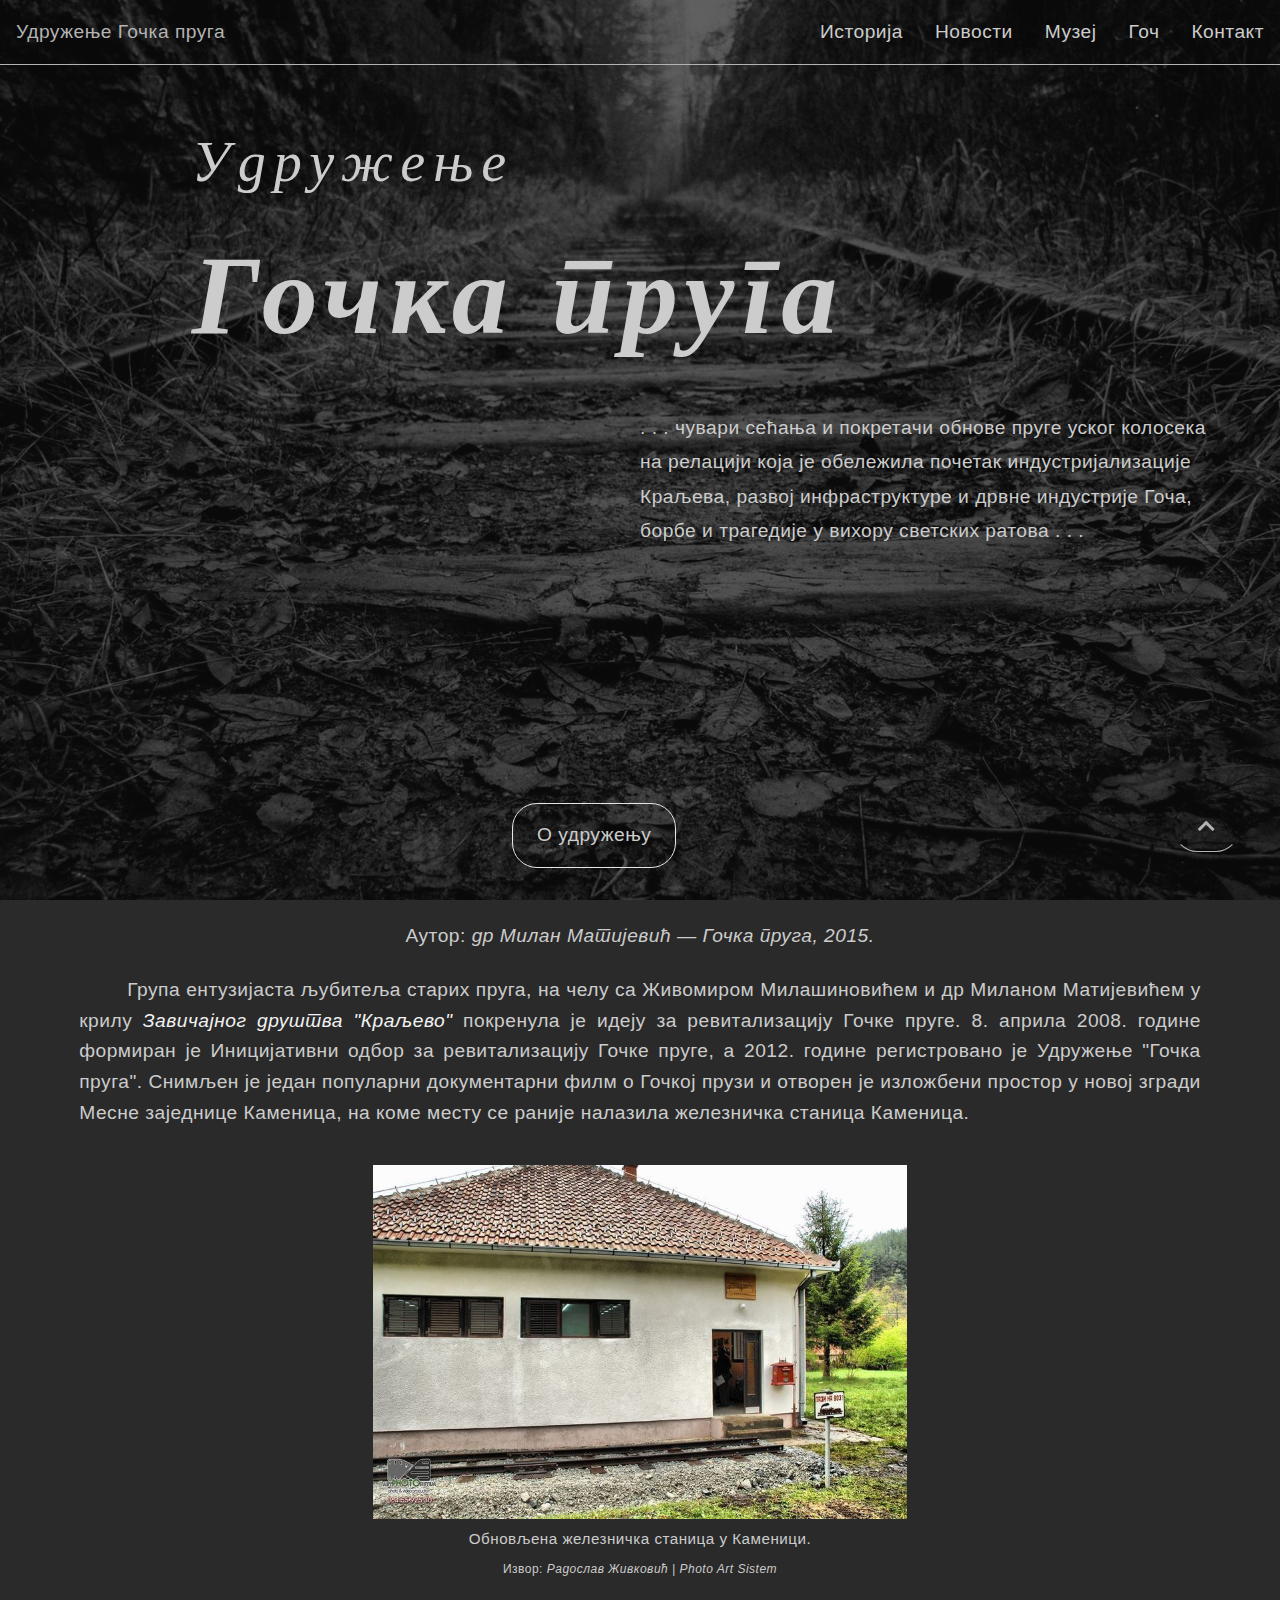
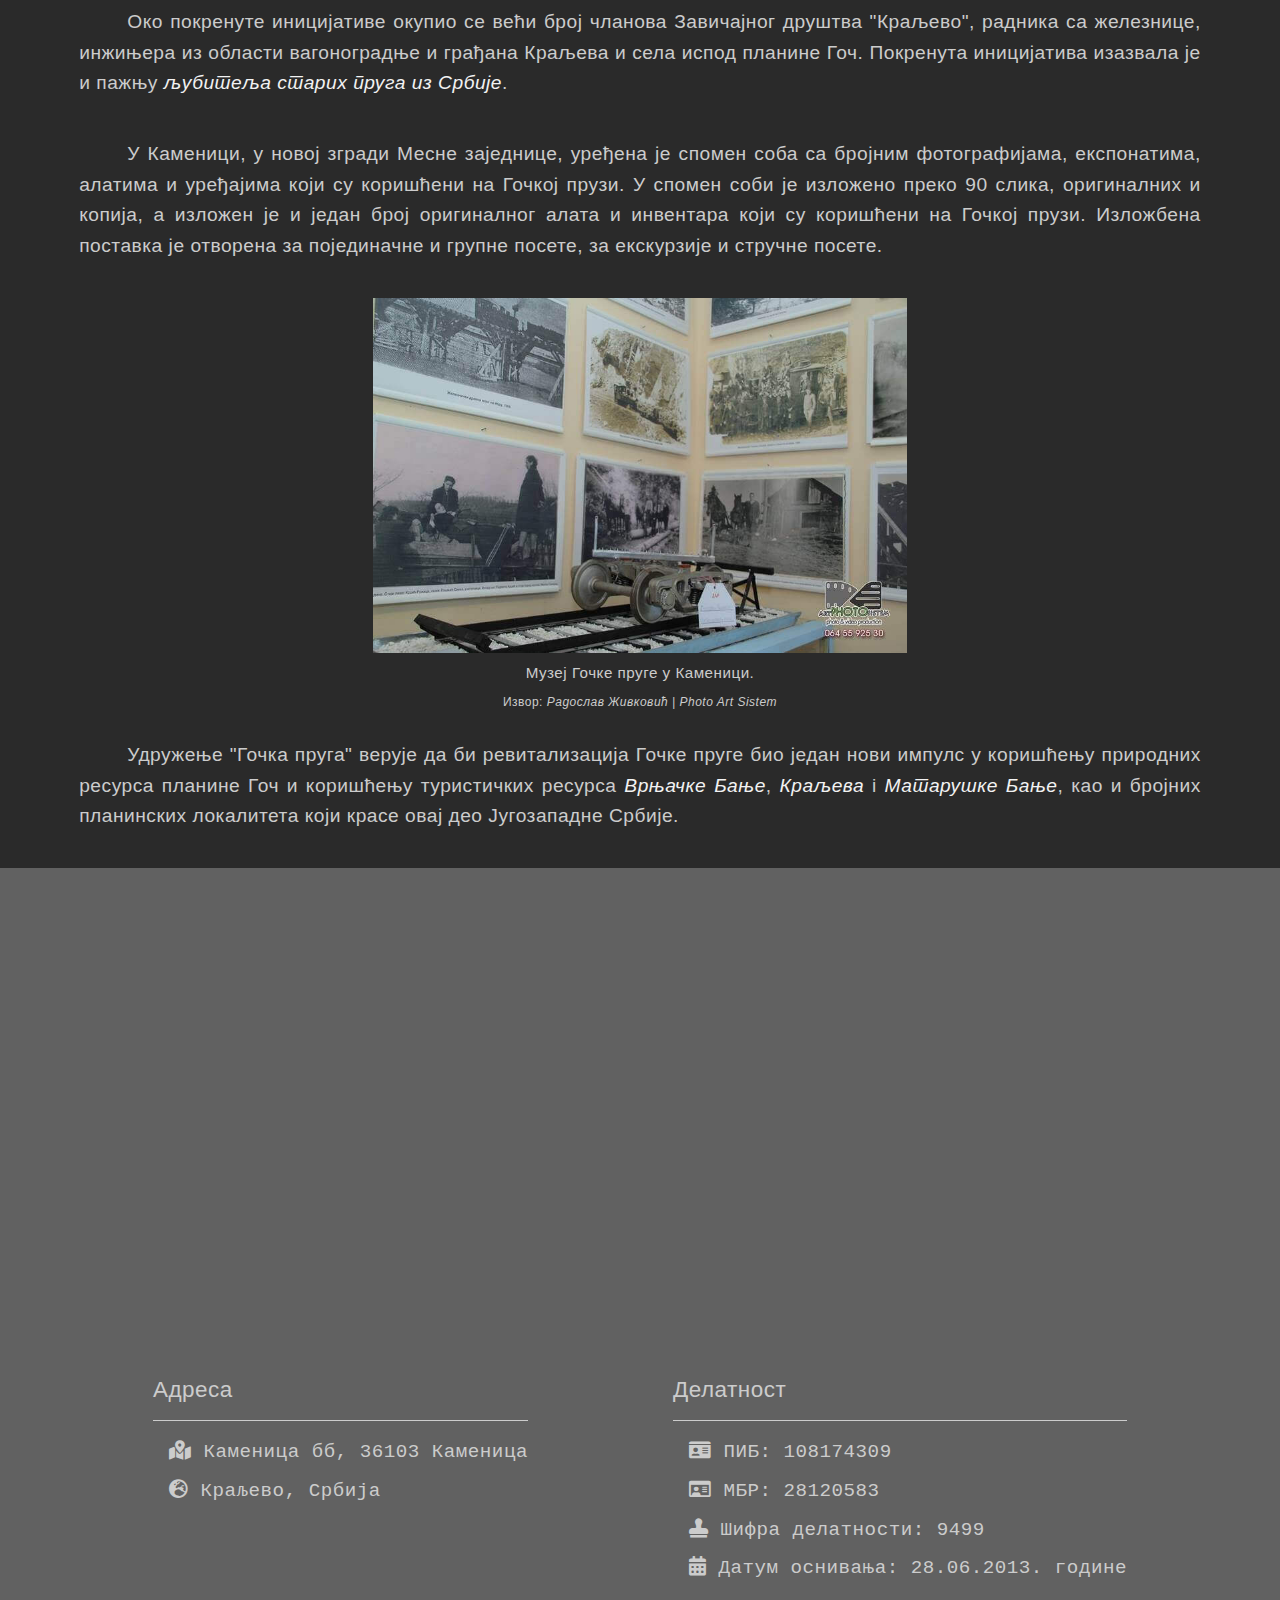
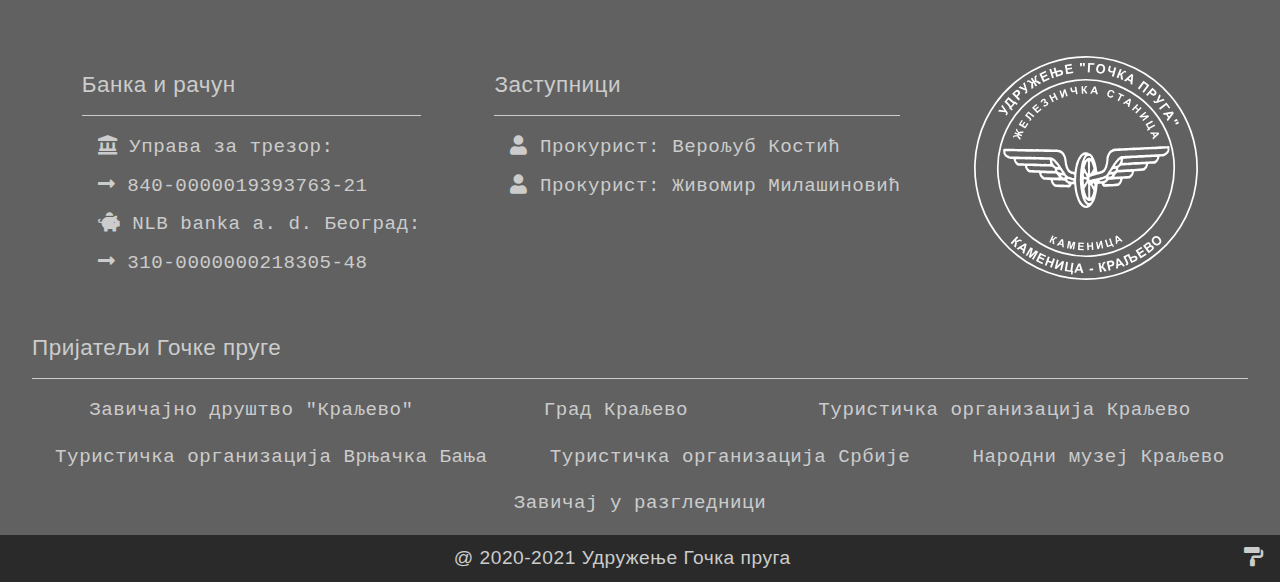
<file: pages/home.html>
<!DOCTYPE html>
<html lang="sr">

<head>
  <meta charset="utf-8" />
  <meta name="viewport" content="width=device-width, initial-scale=1.0" />
  <meta name="description" content="Web sajt udruženja gradjana Gočka pruga" />
  <meta name="keywords" content="Gočka pruga, Goč, Planina Goč, Kraljevo" />
  <meta name="author" content="Vladimir Maksimović" />
  <!-- JS script -->
  <script src="/assets/js/main.js" defer></script>
  <!-- Font Awesome 5 CDN -->
  <link rel="stylesheet" href="https://cdnjs.cloudflare.com/ajax/libs/font-awesome/5.13.0/css/all.min.css" />
  <!-- CSS link -->
  <link rel="stylesheet" href="../assets/css/style.css" />
  <title>Удружење "Гочка пруга"</title>
</head>

<body>
  <!-- home -->
  <main id="home">
    <div class="content-container">
      <!-- to the top of the page btn -->
      <a class="page-top" href="#home"><i class="fas fa-chevron-up"></i></a>

      <!-- next page btn -->
      <a class="next-page" href="#about">O удружењу</a>

      <!-- navbar -->
      <nav>
        <a href="#home" class="nav-link brand">Удружење Гочка пруга</a>
        <ul>
          <!-- hamburger icon -->
          <a href="javascript:void(0);" id="hamburger">
            <i class="fas fa-bars"></i>
          </a>
          <li class="nav-item">
            <a href="./history.html" class="nav-link">Историја</a>
          </li>
          <li class="nav-item">
            <a href="./news.html" class="nav-link">Новости</a>
          </li>
          <li class="nav-item">
            <a href="./gallery.html" class="nav-link">Музеј</a>
          </li>
          <li class="nav-item">
            <a href="./ambience.html" class="nav-link">Гоч</a>
          </li>
          <li class="nav-item">
            <a href="./contact.html" class="nav-link">Контакт</a>
          </li>
          <!-- <li class="nav-item">
            <a href="#" class="nav-link lang-link">Srb</a><span class="slash">/</span><a href="#"
              class="nav-link lang-link">Rus</a>
          </li> -->
        </ul>
      </nav>

      <!-- welcome -->
      <section id="welcome" class="home-section">
        <div class="welcome-heading">
          <h3>Удружење</h3>
          <h1>Гочка пруга</h1>
        </div>
        <article class="welcome-article">
          <p>
            <!-- &mdash; -->. . . чувари сећања и покретачи обнове пруге уског колосека на
            релацији која је обележила почетак индустријализације Краљева,
            развој инфрaструктуре и дрвне индустрије Гоча, борбе и трагедије у
            вихору светских ратова . . .
          </p>
        </article>
      </section>
    </div>

    <!-- about -->
    <div class="content-container" id="about">
      <div class="about-articles">
        <article class="about-article">
          <h4 class="content-source">
            Аутор: <em>др Милан Матијевић &mdash; Гочка пруга, 2015.</em>
          </h4>
        </article>
        <article class="about-article">
          <p>
            Група ентузијаста љубитеља старих пруга, на челу са Живомиром
            Милашиновићем и др Миланом Матијевићем у крилу
            <a href="https://sr-rs.facebook.com/zavicajnodrustvo.kraljevo.1/" target="_blank"><em>Завичајног друштва
                "Краљево"</em></a>
            покренула је идеју за ревитализацију Гочке пруге. 8. априла 2008.
            године формиран је Иницијативни одбор за ревитализацију Гочке
            пруге, а 2012. године регистровано је Удружење "Гочка пруга".
            Снимљен је један популарни документарни филм о Гочкој прузи и
            отворен је изложбени простор у новој згради Месне заједнице
            Каменица, на коме месту се раније налазила железничка станица
            Каменица.
          </p>
          <figure>
            <img src="../assets/img/12-obnovljena-zeleznicka-stanica-kamenica.jpg"
              alt="Obnovljena zeleznicka stanica u Kamenici" />
            <figcaption class="img-desc">Обновљена железничка станица у Каменици.</figcaption>
            <figcaption class="img-source">Извор:
              <a href="https://photo-art-studio.ls.rs/rs/" target="_blank">
                <em>
                  Радослав Живковић |
                  Photo Art Sistem
                </em>
              </a>
            </figcaption>
          </figure>
          <p>
            Око покренуте иницијативе окупио се већи број чланова Завичајног
            друштва "Краљево", радника са железнице, инжињера из области
            вагоноградње и грађана Краљева и села испод планине Гоч. Покренута
            иницијатива изазвала је и пажњу
            <a href="https://www.zeleznice.in.rs/" target="_blank"><em>љубитеља старих пруга из Србије</em></a>.
          </p>
        </article>
        <article class="about-article">
          <p>
            У Каменици, у новој згради Месне заједнице, уређена је спомен соба
            са бројним фотографијама, експонатима, алатима и уређајима који су
            коришћени на Гочкој прузи. У спомен соби је изложено преко 90
            слика, оригиналних и копија, а изложен је и један број оригиналног
            алата и инвентара који су коришћени на Гочкој прузи. Изложбена
            поставка је отворена за појединачне и групне посете, за екскурзије
            и стручне посете.
          </p>
          <figure>
            <img src="../assets/img/09-muzej-gocke-pruge-kamenica.jpg" alt="Muzej Gocke pruge u Kamenici" />
            <figcaption class="img-desc">Музеј Гочке пруге у Каменици.</figcaption>
            <figcaption class="img-source">Извор:
              <a href="https://photo-art-studio.ls.rs/rs/" target="_blank">
                <em>
                  Радослав Живковић |
                  Photo Art Sistem
                </em>
              </a>
            </figcaption>
          </figure>

          <p>
            Удружење "Гочка пруга" верује да би ревитализација Гочке пруге био
            један нови импулс у коришћењу природних ресурса планине Гоч и
            коришћењу туристичких ресурса
            <a href="https://www.vrnjackabanja.gov.rs/" target="_blank
                "><em>Врњачке Бање</em></a>,
            <a href="https://www.kraljevo.rs/" target="_blank"><em>Краљева</em></a>
            i
            <a href="http://www.mataruskabanja.rs/" target="_blank"><em>Матарушке Бање</em></a>, као и бројних
            планинских локалитета који красе овај део
            Југозападне Србије.
          </p>
        </article>
      </div>
    </div>
  </main>

  <!-- footer -->
  <footer id="footer">
    <div class="footer-articles">
      <!-- google map -->
      <article class="ggl-map" id="map">
        <div class="gmap-canvas">
          <iframe
            src="https://www.google.com/maps/embed?pb=!1m14!1m8!1m3!1d2716.1902585738503!2d20.699534258739504!3d43.6014624!3m2!1i1024!2i768!4f13.1!3m3!1m2!1s0x0%3A0x0!2zNDPCsDM2JzA1LjIiTiAyMMKwNDInMDUuMyJF!5e1!3m2!1ssr!2srs!4v1590257248618!5m2!1ssr!2srs"
            allowfullscreen="" aria-hidden="false" tabindex="0">
          </iframe>
        </div>
      </article>

      <!-- contact info -->
      <article class="footer-article contact-info">
        <!-- address -->
        <section class="footer-section">
          <ul>
            <h3>Адреса</h3>
            <li>
              <i class="fas fa-map-marked-alt"></i> Каменица бб, 36103
              Каменица
            </li>
            <li><i class="fas fa-globe-europe"></i> Краљево, Србија</li>
          </ul>
        </section>

        <!-- activity -->
        <section class="footer-section">
          <ul>
            <h3>Делатност</h3>
            <li>
              <i class="fas fa-id-card"></i> ПИБ:
              &#049;&#048;&#056;&#049;&#055;&#052;&#051;&#048;&#057;
            </li>
            <li>
              <i class="far fa-id-card"></i> МБР:
              &#050;&#056;&#049;&#050;&#048;&#053;&#056;&#051;
            </li>
            <li>
              <i class="fas fa-stamp"></i> Шифра делатности:
              &#057;&#052;&#057;&#057;
            </li>
            <li>
              <i class="fas fa-calendar-alt"></i> Датум оснивања: 28.06.2013.
              године
            </li>
          </ul>
        </section>

        <!-- accounts -->
        <section class="footer-section">
          <ul>
            <h3>Банка и рачун</h3>
            <li><i class="fas fa-landmark"></i> Управа за трезор:</li>
            <li>
              <i class="fas fa-long-arrow-alt-right"></i>
              &#056;&#052;&#048;&#045;&#048;&#048;&#048;&#048;&#048;&#049;&#057;&#051;&#057;&#051;&#055;&#054;&#051;&#045;&#050;&#049;
            </li>
            <li>
              <i class="fas fa-piggy-bank"></i> NLB banka a. d. Београд:
            </li>
            <li>
              <i class="fas fa-long-arrow-alt-right"></i>
              &#051;&#049;&#048;&#045;&#048;&#048;&#048;&#048;&#048;&#048;&#048;&#050;&#049;&#056;&#051;&#048;&#053;&#045;&#052;&#056;
            </li>
          </ul>
        </section>

        <!-- representatives -->
        <section class="footer-section">
          <ul>
            <h3>Заступници</h3>
            <li><i class="fas fa-user"></i> Прокурист: Верољуб Костић</li>
            <li>
              <i class="fas fa-user"></i> Прокурист: Живомир Милашиновић
            </li>
          </ul>
        </section>

        <!-- logo -->
        <section class="footer-section logo">
          <a href="#home"><img src="../assets/img/logo-ugp.svg" alt="" class="logo-img" /></a>
        </section>
      </article>

      <!-- friends -->
      <article class="footer-article">
        <h3>Пријатељи Гочке пруге</h3>
        <div class="friends">
          <section class="footer-section">
            <a href="https://sr-rs.facebook.com/zavicajnodrustvo.kraljevo.1/" target="_blank">
              <!-- <img src="./img/15-goc.jpg" alt=""> -->
              Завичајно друштво "Краљево"
            </a>
          </section>
          <section class="footer-section">
            <a href="https://www.kraljevo.rs/" target="_blank">
              <!-- <img src="./img/15-goc.jpg" alt=""> -->
              Град Краљево
            </a>
          </section>
          <section class="footer-section">
            <a href="http://www.kraljevoturizam.rs/" target="_blank">
              <!-- <img src="./img/17-rekonstrukcija-pruge.jpg" alt=""> -->
              Туристичка организација Краљево
            </a>
          </section>
          <section class="footer-section">
            <a href="http://www.vrnjackabanja.co.rs/" target="_blank">
              <!-- <img src="./img/16-planinarski-dom.jpg" alt=""> -->
              Туристичка организација Врњачка Бања
            </a>
          </section>
          <section class="footer-section">
            <a href="http://www.tos.rs/" target="_blank">
              <!-- <img src="./img/18-planinarski-dom.jpg" alt=""> -->
              Туристичка организација Србије
            </a>
          </section>
          <section class="footer-section">
            <a href="https://nmkv.rs/" target="_blank">
              <!-- <img src="./img/19-rekonstrukcija-pruge.jpg" alt=""> -->
              Народни музеј Краљево
            </a>
          </section>
          <section class="footer-section">
            <a href="https://zavicajurazglednici.rs/" target="_blank">
              <!-- <img src="./img/19-rekonstrukcija-pruge.jpg" alt=""> -->
              Завичај у разгледници
            </a>
          </section>
        </div>
      </article>

      <!-- copyright -->
      <article class="footer-article copyright-article">
        <span class="copyright">@ 2020-2021 Удружење Гочка пруга</span>
        <span class="design">
          <a href="https://github.com/vladimirmaksimovic" target="_blank" class="alt-ego">
            <i class="fas fa-paint-roller"></i>
          </a>
        </span>
      </article>
    </div>
  </footer>
</body>

</html>
</file>
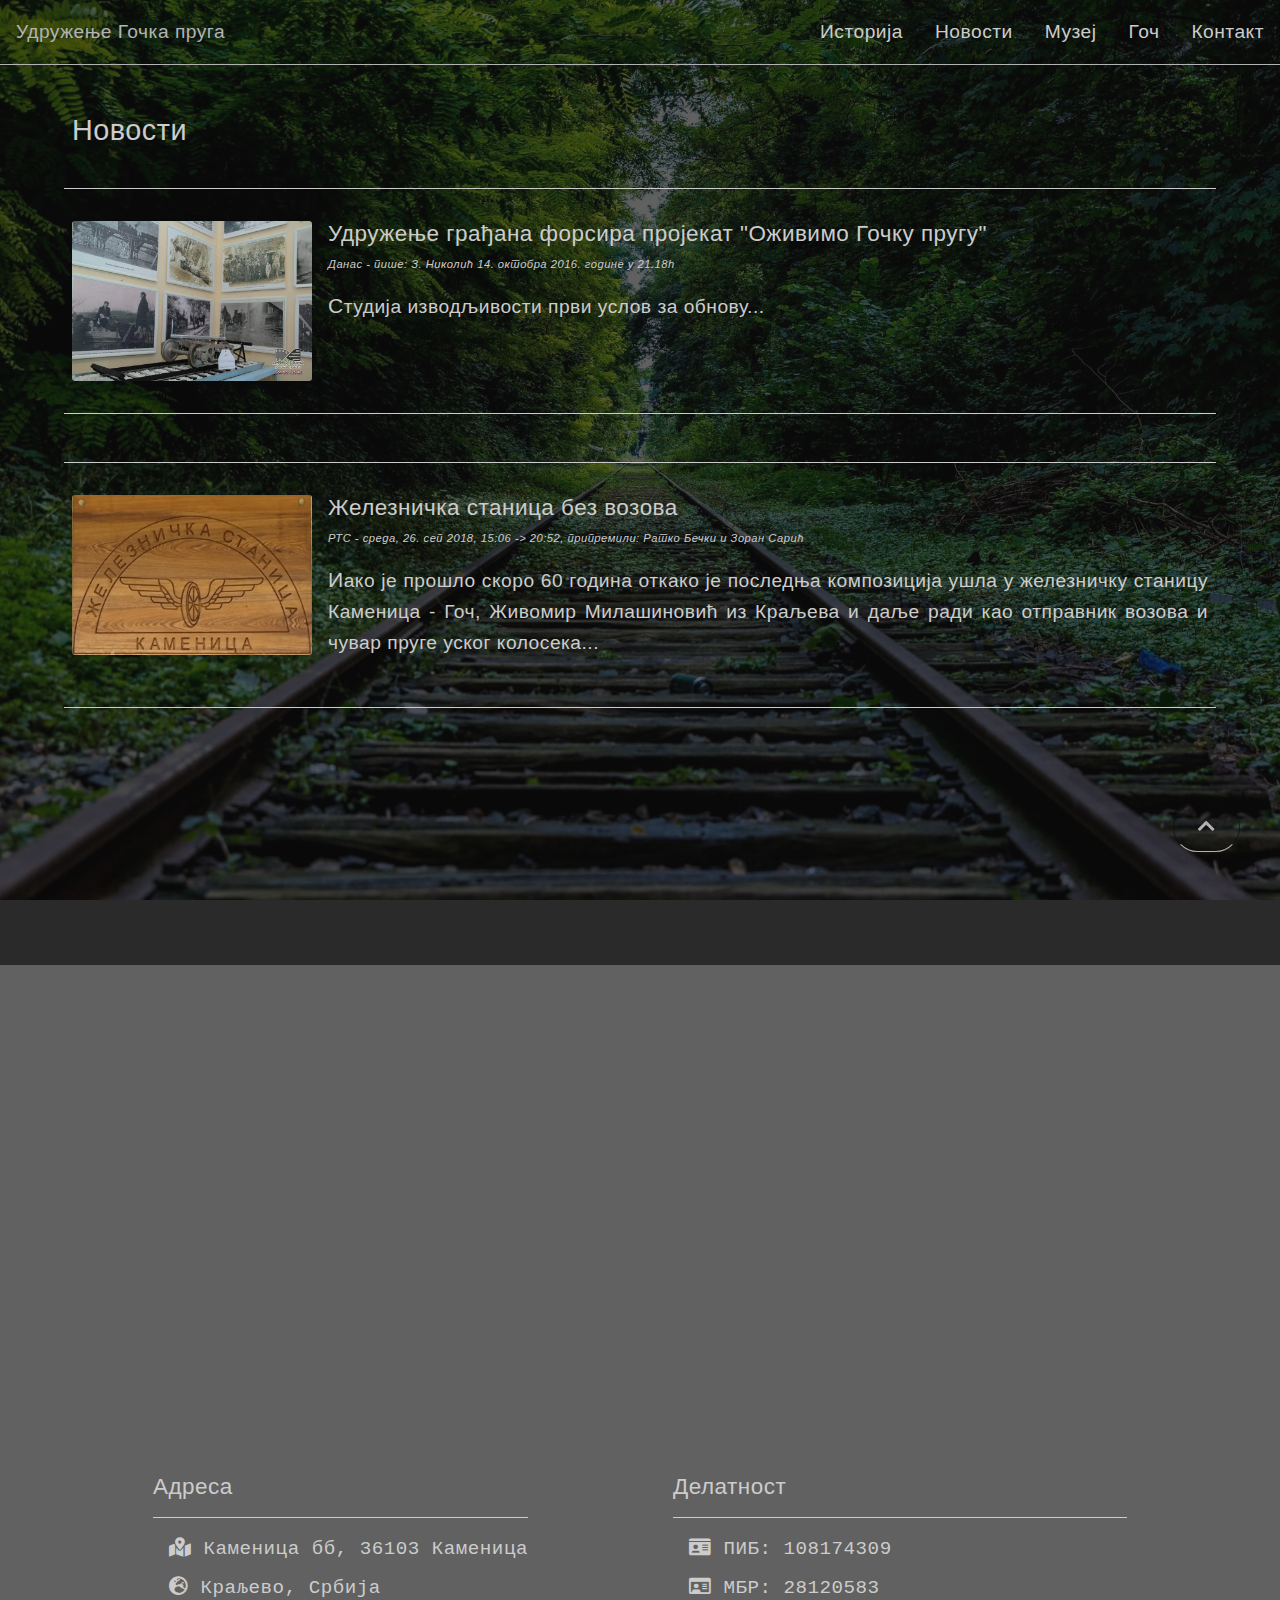
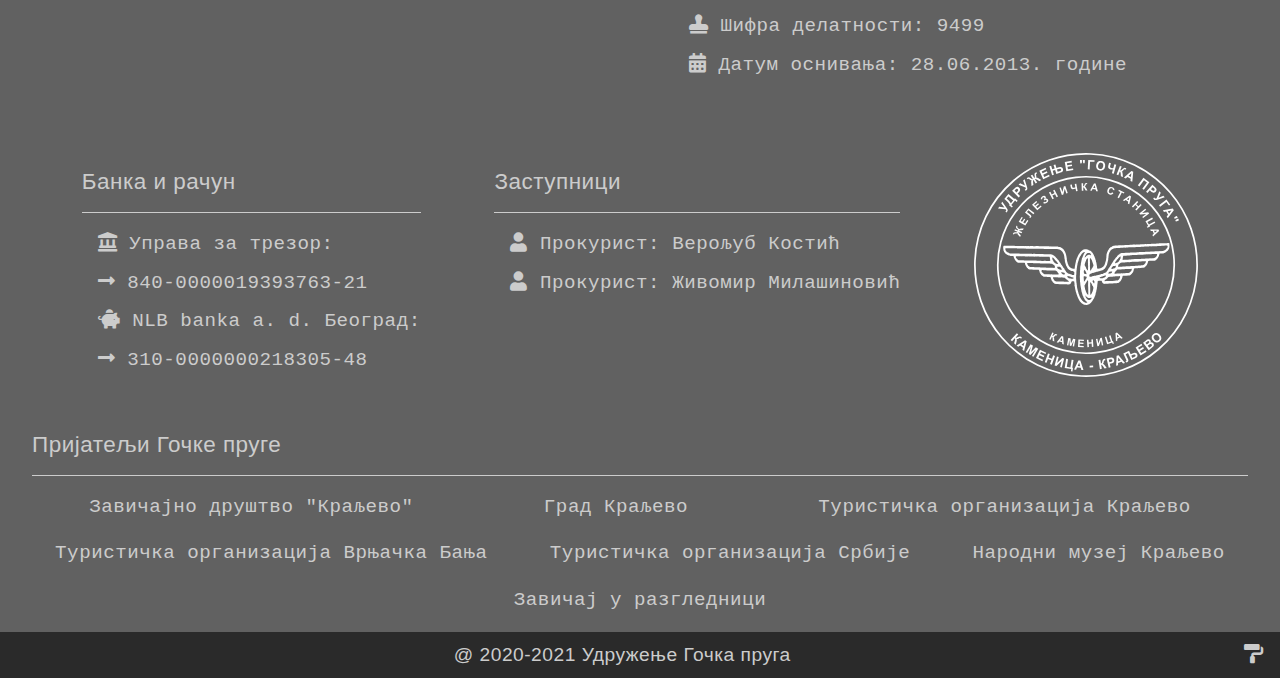
<file: pages/news.html>
<!DOCTYPE html>
<html lang="sr">

<head>
  <meta charset="utf-8" />
  <meta name="viewport" content="width=device-width, initial-scale=1.0" />
  <meta name="description" content="Web sajt udruženja gradjana Gočka pruga" />
  <meta name="keywords" content="Gočka pruga, Goč, Planina Goč, Kraljevo" />
  <meta name="author" content="Vladimir Maksimović" />
  <!-- JS script -->
  <script src="./../assets/js/main.js" defer></script>
  <!-- Font Awesome 5 CDN -->
  <link rel="stylesheet" href="https://cdnjs.cloudflare.com/ajax/libs/font-awesome/5.13.0/css/all.min.css" />
  <!-- CSS link -->
  <link rel="stylesheet" href="./../assets/css/style.css" />
  <title>Удружење "Гочка пруга"</title>
</head>

<body>
  <!-- news -->
  <main id="news">
    <div class="content-container">
      <!-- to the top of the page btn -->
      <a class="page-top" href="#news"><i class="fas fa-chevron-up"></i></a>
      <!-- navbar -->
      <nav>
        <a href="./home.html#main-home" class="nav-link brand">Удружење Гочка пруга</a>
        <ul>
          <!-- hamburger icon -->
          <a href="javascript:void(0);" id="hamburger">
            <i class="fas fa-bars"></i>
          </a>
          <li class="nav-item">
            <a href="./history.html" class="nav-link">Историја</a>
          </li>
          <li class="nav-item">
            <a href="#news" class="nav-link">Новости</a>
          </li>
          <li class="nav-item">
            <a href="./gallery.html" class="nav-link">Музеј</a>
          </li>
          <li class="nav-item">
            <a href="./ambience.html" class="nav-link">Гоч</a>
          </li>
          <li class="nav-item">
            <a href="./contact.html" class="nav-link">Контакт</a>
          </li>
          <!-- <li class="nav-item">
                <a href="#" class="nav-link lang-link">Srb</a><span class="slash">/</span><a href="#"
                  class="nav-link lang-link">Rus</a>
              </li> -->
        </ul>
      </nav>

      <section id="news-container">
        <h2>Новости</h2>
        <!-- news container -->
        <div class="news-articles">
          <article class="news-article">
            <div class="article-container">
              <img src="./../assets/img/09-muzej-gocke-pruge-kamenica.jpg"
                alt="Slika izložbenog prostora muzeja Gočke pruge u Kamenici" class="news-img" />
              <div class="info-container">
                <h3>
                  Удружење грађана форсира пројекат "Оживимо Гочку пругу"
                </h3>
                <p class="author-and-time">
                  Данас - пише: З. Николић 14. октобра 2016. године у 21.18h
                </p>
                <p class="news-info">
                  Студија изводљивости први услов за обнову...
                </p>
              </div>
            </div>
            <div class="news-content">
              <p>
                У Каменици код Краљева у организацији Удружења грађана "Нови
                пут" недавно је одржан округли сто на коме су представљени
                резултати пројекта "Оживимо Гочку пругу", који је ово удружење
                реализовало уз подршку Министарства грађевинарства, саобраћаја
                и инфраструктуре и града Краљева.
              </p>
              <p>
                Реализацијом овог пројекта уређене су и опремљене просторије у
                Каменици у којима ће бити изложени бројни експонати, који ће
                подсећати на један привредни објекат саграђен далеке 1916.
                године, а који је демонтиран 1959.
              </p>
              <p>
                Реч је о прузи уског колосека, од 60 центиметара, дужине 24
                километра, коју су, за потребе експлоатације шумског богатства
                Гоча саградили Аустријанци после окупације Краљева у I
                светском рату. Ова пруга је и после рата наставила да
                функционише под управом ондашњег краљевачког индустријалца
                Миљка Петровића Риже, који је надоградио и проширио системе за
                суви и водени транспорт балвана до трасе пруге, а које је
                народ, тада, по њему назвао "Риже" иако се ради о колосеку и
                постројењу чије су основе поставили Аустријанци.
              </p>
              <p>
                После II светског рата пруга је служила и за транспорт житеља
                села подно Гоча, а и за одласке Краљевчана на излете на ову
                лепу планину, до Добрих вода. Тек 2008. године, после
                вишедеценијске борбе Жике Милашиновића, мештанина Каменице и
                некадашњег радника на прузи, формиран је Иницијативни одбор
                који је 2012. трансформисан у удружење грађана "Гочка пруга".
                Захваљујући њиховом раду многи документи и предмети везани за
                изградњу и рад Гочке пруге су отргнути од заборава. Део тога
                је др Милан Матијевић 2015. године преточио у истоимену књигу,
                а Раде Живковић у једночасовни документарни филм. Све ово је
                допринело да се ревитализација Гочке пруге наде и у документу
                Стратегија развоја града Краљева, који је усвојен прошле
                године.
              </p>
              <p>
                Коначни исход прве фазе ревитализације дела овог
                инфраструктурног објекта и других садржаја који су га пратили
                требало би да буде израда Студије изводљивости ревитализације
                "Гочке пруге", закључак је са поменутог скупа на коме су
                учествовали представници града Краљева, општине Врњачке Бање и
                њихових туристичких организација. Студија изводљивости, коју
                би требало да ураде мултидисциплинарни тимови стручњака из
                земље користећи и искуства из иностранства, пре свега из
                Аустрије, показаће и доказати, евентуалну, оправданост
                ревитализације пруге у целини или, пак, појединих делова као и
                осталих садржаја који су некада коришћени у привредне сврхе, а
                данас би били својеврсна туристичка атракција.
              </p>
              <p>
                Мишела Николић, саветница у министарству за грађевинарство,
                саобраћај и инфраструктуру, обећала је подршку за наставак
                активности, уз напомену да се ради о врло захтевном пројекту
                који може успети само ако га, после почетних иницијатива
                појединаца и удружења, прихвате органи локалних самоуправа
                Краљева и Врњачке Бање. Сви учесници скупа у Каменици су
                једногласни да ревитализација Гочке пруге није обнова
                инфраструктурног објекта већ примарно успостављање новог
                туристичког садржаја који ће дати импулс одрживом развоју
                туризма ове регије која ће, ускоро, постати саставни део шире
                туристичке регије "Централна Србија".
              </p>
            </div>
          </article>

          <!-- news container -->
          <article class="news-article">
            <div class="article-container">
              <img src="./../assets/img/00-logo-ugp.png"
                alt="Slika table udruženja na ulazu obnovljenu železničku stanicu u Kamenici" class="news-img" />
              <div class="info-container">
                <h3>Железничка станица без возова</h3>
                <p class="author-and-time">
                  РТС - среда, 26. сеп 2018, 15:06 -> 20:52, припремили: Ратко
                  Бечки и Зоран Сарић
                </p>
                <p class="news-info">
                  Иако је прошло скоро 60 година откако је последња
                  композиција ушла у железничку станицу Каменица - Гоч,
                  Живомир Милашиновић из Краљева и даље ради као отправник
                  возова и чувар пруге уског колосека...
                </p>
              </div>
            </div>
            <div class="news-content">
              <p>
                По реду вожње којег памти још из детињства, Живомир
                Милашиновић ће пиштаљком означити улазак воза у станицу. Али
                воз из Краљева неће стићи. Пруга је затворена средином
                педесетих година. Захваљујући Живомиру, станица још ради и
                отворена је за посетиоце. Ради као отправник возова и чувар
                пруге уског колосека. По реду вожње којег памти још из
                детињства, Живомир Милашиновић ће пиштаљком означити улазак
                воза у станицу. Али воз из Краљева неће стићи. Пруга је
                затворена средином педесетих година. Захваљујући Живомиру,
                станица још ради и отворена је за посетиоце.
              </p>
              <p>
                "Ја сам отишао у пензију пре 25 година и одмах сам у глави
                имао шта ћу да радим. Значи ово ми је било опредељење да се не
                заборави да се не отуђи од народа", каже Живомир Милашиновић,
                шеф станице у Каменици. Живомир каже да је ово била Рижина
                пруга, по предратном индустријалцу Миљку Петровићу Рижи, који
                је трасу користио за транспорт огревног дрвета, а касније и
                путника. Од 20 километара, колико је била дугачка пруга уског
                колосека од Краљева до Гоча, преостало је свега неколико
                метара. Ту је ипак пруга да подсети да су некада овде
                саобраћале парне локомотиве.
              </p>
              <p>
                Светлана Андрић, која је ушла већ у десету деценију, не крије
                да би волела да се макар још једном провоза истим возом са
                којим је први пут дошла на Гоч, где се и удала 1955. године.
                "Довде воз. А одатле све пешке за Брезну идемо. Тако. И било
                је лепо. Тај возић да вам кажем право", сећа се Светлана
                Андрић из Каменице.
              </p>
              <p>
                Пре свих би Живомир волео да дочека и отпрати возове даље
                према Сокољи и Слушу на Гочу, где су данас скијалишта и
                хотели. "Ја сам био у Београду и они су ми обећали да ће једну
                локомотиву да даду. Зато сам направио овај колосек овде да би
                дошла та локомотива да се смести", нада се Живомир. Станица у
                Каменици је претворена у музеј. Основано је и друштво Гочка
                пруга које жели да обнови шумску железницу на Гочу.
              </p>
              <p>
                "Покушавамо да ревитализујемо део Гочке пруге од Каменице до
                Сокоље. То је нешто око шест километара. Чак смо учествовали
                на једном научном саветовању у Врњачкој Бањи", каже Милан
                Матијевић, члан друштва "Гочка пруга". Живомир и даље чисти
                свој део пруге од корова. Неће одложити пиштаљку и фењер све
                док једног дана не дођу прави железничари, машиновође, ложачи
                и кочничари, који ће радити на Гочкој железници.
              </p>
            </div>
          </article>

          <!-- news container -->
          <!-- <article class="news-article">
            <div class="article-container">
              <img src="./../assets/img/12-obnovljena-zeleznicka-stanica-kamenica.jpg"
                alt="Slika obnovljene železničke stanice nekadašnje Gočke pruge" class="news-img">
              <div class="info-container">
                <h3>Чланци са РТС-а</h3>
                <p class="author-and-time">
                  Србија Данас 27.09.2018. - 09:16 Србија Данас/РТС
                </p>
                <p class="news-info">Студија изводљивости први услов за обнову...</p>
              </div>
            </div>
            <div class="news-content">
              <p>
                У Каменици возови више не стају, али он их и даље чека, све
                због једног, пруга затворена, ипак станица ради. Иако је прошло скоро 60 година откако је последња
                композиција
                ушла у железничку станицу Каменица Гоч, Живомир Милашиновић из
                Краљева и даље ради као отправник возова и чувар пруге уског
                колосека.
              </p>
              <p>
                По реду вожње којег памти још из детињства, Живомир
                Милашиновић ће пиштаљком означити улазак воза у станицу. Али
                воз из Краљева неће стићи. Пруга је затворена средином
                педесетих година. Захваљујући Живомиру, станица још ради и
                отворена је за посетиоце.
              </p>
              <p>
                - Ја сам отишао у пензију пре 25 година и одмах сам у глави имао
                ста ћу да радим. Значи ово ми је било опредељење, да се не
                заборави да се не отуђи од народа - каже Живомир Милашиновић,
                шеф станице у Каменици.
              </p>
              <p>
                Живомир каже да је ово била Рижина пруга, по предратном
                индустријалцу Миљку Петровићу Рижи, који је трасу користио за
                транспорт огревног дрвета, а касније и путника.
              </p>
              <p>
                Од 20 километара, колико је била дугачка пруга уског колосека од
                Краљева до Гоца, преостало је свега неколико метара. Ту је ипак
                пруга да подсети да су некада овде саобраћале парне локомотиве.
              </p>
              <p>
                Светлана Андрић, која је ушла већ у десету деценију, не крије да
                би волела да се макар јођ једном провоза истим возом са којим је
                први пут досла на Гоч, где се и удала 1955. године.
              </p>
              <p>
                - Довде воз. А одатле све пешке за Брезну идемо. Тако. И било је
                лепо. Тај возић да вам кажем право - сећа се Светлана Андрић из
                Каменице.
              </p>
              <p>
                Пре свих би Живомир волео да дочека и отпрати возове даље према
                Сокољи и Слушу на Гочу, где су данас скијалишта и хотели.
              </p>
              <p>
                - Ја сам био у Београду и они су ми обећали да ће једну
                локомотиву да даду. Зато сам направио овај колосек овде да би
                досла та локомотива да се смести - нада се Живомир.
              </p>
              <p>
                Станица у Каменици је претворена у музеј. Основано је и друштво
                Гочка пруга које жели да обнови шумску железницу на Гочу.
              </p>
              <p>
                - Покушавамо да ревитализујемо део Гочке пруге од Каменице до
                Сокоље. То је нешто око шест километара. Чак смо учествовали на
                једном научном саветовању у Врњачкој Бањи - казе Милан
                Матијевић, члан друштва "Гочка пруга".
              </p>
              <p>
                Живомир и даље чисти свој део пруге од корова. Неће одлозити
                пиштаљку и фењер све док једног дана не доду прави
                железничари, машиноводе, лозачи и кочничари, који ће радити на
                Гочкој железници.
              </p>
            </div>
          </article> -->
        </div>
      </section>
    </div>
  </main>

  <!-- footer -->
  <footer id="footer">
    <div class="footer-articles">
      <!-- google map -->
      <article class="ggl-map" id="map">
        <div class="gmap-canvas">
          <iframe
            src="https://www.google.com/maps/embed?pb=!1m14!1m8!1m3!1d2716.1902585738503!2d20.699534258739504!3d43.6014624!3m2!1i1024!2i768!4f13.1!3m3!1m2!1s0x0%3A0x0!2zNDPCsDM2JzA1LjIiTiAyMMKwNDInMDUuMyJF!5e1!3m2!1ssr!2srs!4v1590257248618!5m2!1ssr!2srs"
            allowfullscreen="" aria-hidden="false" tabindex="0">
          </iframe>
        </div>
      </article>

      <!-- contact info -->
      <article class="footer-article contact-info">
        <!-- address -->
        <section class="footer-section">
          <ul>
            <h3>Адреса</h3>
            <li>
              <i class="fas fa-map-marked-alt"></i> Каменица бб, 36103
              Каменица
            </li>
            <li><i class="fas fa-globe-europe"></i> Краљево, Србија</li>
          </ul>
        </section>

        <!-- activity -->
        <section class="footer-section">
          <ul>
            <h3>Делатност</h3>
            <li>
              <i class="fas fa-id-card"></i> ПИБ:
              &#049;&#048;&#056;&#049;&#055;&#052;&#051;&#048;&#057;
            </li>
            <li>
              <i class="far fa-id-card"></i> МБР:
              &#050;&#056;&#049;&#050;&#048;&#053;&#056;&#051;
            </li>
            <li>
              <i class="fas fa-stamp"></i> Шифра делатности:
              &#057;&#052;&#057;&#057;
            </li>
            <li>
              <i class="fas fa-calendar-alt"></i> Датум оснивања: 28.06.2013.
              године
            </li>
          </ul>
        </section>

        <!-- accounts -->
        <section class="footer-section">
          <ul>
            <h3>Банка и рачун</h3>
            <li><i class="fas fa-landmark"></i> Управа за трезор:</li>
            <li>
              <i class="fas fa-long-arrow-alt-right"></i>
              &#056;&#052;&#048;&#045;&#048;&#048;&#048;&#048;&#048;&#049;&#057;&#051;&#057;&#051;&#055;&#054;&#051;&#045;&#050;&#049;
            </li>
            <li>
              <i class="fas fa-piggy-bank"></i> NLB banka a. d. Београд:
            </li>
            <li>
              <i class="fas fa-long-arrow-alt-right"></i>
              &#051;&#049;&#048;&#045;&#048;&#048;&#048;&#048;&#048;&#048;&#048;&#050;&#049;&#056;&#051;&#048;&#053;&#045;&#052;&#056;
            </li>
          </ul>
        </section>

        <!-- representatives -->
        <section class="footer-section">
          <ul>
            <h3>Заступници</h3>
            <li><i class="fas fa-user"></i> Прокурист: Верољуб Костић</li>
            <li>
              <i class="fas fa-user"></i> Прокурист: Живомир Милашиновић
            </li>
          </ul>
        </section>

        <!-- logo -->
        <section class="footer-section logo">
          <a href="#news"><img src="../assets/img/logo-ugp.svg" alt="" class="logo-img" /></a>
        </section>
      </article>

      <!-- friends -->
      <article class="footer-article">
        <h3>Пријатељи Гочке пруге</h3>
        <div class="friends">
          <section class="footer-section">
            <a href="https://sr-rs.facebook.com/zavicajnodrustvo.kraljevo.1/" target="_blank">
              <!-- <img src="./img/15-goc.jpg" alt=""> -->
              Завичајно друштво "Краљево"
            </a>
          </section>
          <section class="footer-section">
            <a href="https://www.kraljevo.rs/" target="_blank">
              <!-- <img src="./img/15-goc.jpg" alt=""> -->
              Град Краљево
            </a>
          </section>
          <section class="footer-section">
            <a href="http://www.kraljevoturizam.rs/" target="_blank">
              <!-- <img src="./img/17-rekonstrukcija-pruge.jpg" alt=""> -->
              Туристичка организација Краљево
            </a>
          </section>
          <section class="footer-section">
            <a href="http://www.vrnjackabanja.co.rs/" target="_blank">
              <!-- <img src="./img/16-planinarski-dom.jpg" alt=""> -->
              Туристичка организација Врњачка Бања
            </a>
          </section>
          <section class="footer-section">
            <a href="http://www.tos.rs/" target="_blank">
              <!-- <img src="./img/18-planinarski-dom.jpg" alt=""> -->
              Туристичка организација Србије
            </a>
          </section>
          <section class="footer-section">
            <a href="https://nmkv.rs/" target="_blank">
              <!-- <img src="./img/19-rekonstrukcija-pruge.jpg" alt=""> -->
              Народни музеј Краљево
            </a>
          </section>
          <section class="footer-section">
            <a href="https://zavicajurazglednici.rs/" target="_blank">
              <!-- <img src="./img/19-rekonstrukcija-pruge.jpg" alt=""> -->
              Завичај у разгледници
            </a>
          </section>
        </div>
      </article>

      <!-- copyright -->
      <article class="footer-article copyright-article">
        <span class="copyright">@ 2020-2021 Удружење Гочка пруга</span>
        <span class="design">
          <a href="https://github.com/vladimirmaksimovic" target="_blank" class="alt-ego">
            <i class="fas fa-paint-roller"></i>
          </a>
        </span>
      </article>
    </div>
  </footer>
</body>

</html>
</file>
<file: assets/css/style.css>
*,::before,::after{-webkit-box-sizing:border-box;box-sizing:border-box;margin:0;padding:0}html{scroll-behavior:smooth;font-size:16px}body{font-family:"Segoe UI",Tahoma,Geneva,Verdana,sans-serif;font-size:1.2rem;color:#ccc;line-height:1.6;letter-spacing:.5px;background-color:#0d0d0da7}body .welcome-heading h1,body .welcome-heading h3{font-family:Cambria,Cochin,Georgia,Times,"Times New Roman",serif;font-style:italic;line-height:1.2}body h2,body h3,body h4,body h5{font-family:"Segoe UI",Tahoma,Geneva,Verdana,sans-serif;font-weight:300;line-height:1.2}@media (max-width: 78.75rem){p,a,li,span{font-size:1.1rem}}@media (max-width: 62rem){p,a,li,span{font-size:1rem}}@media (max-width: 35.9375rem){p,a,li,span{font-size:0.9rem}}a{color:#ccc}figure{display:-webkit-box;display:-ms-flexbox;display:flex;-webkit-box-orient:vertical;-webkit-box-direction:normal;-ms-flex-direction:column;flex-direction:column;-webkit-box-pack:center;-ms-flex-pack:center;justify-content:center;text-align:center;font-size:0.75rem}figure .img-desc{padding:0 0 0.5rem 0;font-size:0.95rem}figure .img-source{font-size:0.75rem}figure a{font-size:inherit;text-decoration:none}figure a:hover{color:#ffc400}main{width:100%;min-height:100vh;overflow:hidden}nav{width:100%;padding:0 1rem;z-index:1;overflow:hidden;border-bottom:1px solid #b3b3b3;display:-webkit-box;display:-ms-flexbox;display:flex;-webkit-box-pack:end;-ms-flex-pack:end;justify-content:end}@media (max-width: 47.5rem){nav{-webkit-box-orient:horizontal;-webkit-box-direction:reverse;-ms-flex-direction:row-reverse;flex-direction:row-reverse}}nav .brand{margin:auto auto auto 0;background-color:transparent;font-size:1.2rem;color:#b3b3b3;text-decoration:none;-webkit-transition:all 0.2s ease-in;transition:all 0.2s ease-in}nav .brand:hover{color:#f2f2f2}@media (max-width: 47.5rem){nav .brand{margin:1rem 0 auto auto;font-size:1.1rem}}nav ul{min-height:4rem;display:-webkit-box;display:-ms-flexbox;display:flex;gap:2rem;-webkit-box-pack:center;-ms-flex-pack:center;justify-content:center;list-style-type:none}@media (max-width: 35.9375rem){nav ul{padding:0 0 0 0.5rem}}nav ul #hamburger{display:none;padding:1.15rem;color:#f2f2f2}@media (max-width: 47.5rem){nav ul #hamburger{display:block;width:-webkit-fit-content;width:-moz-fit-content;width:fit-content}}@media (max-width: 47.5rem){nav ul{-webkit-box-orient:vertical;-webkit-box-direction:normal;-ms-flex-direction:column;flex-direction:column;-webkit-box-pack:end;-ms-flex-pack:end;justify-content:end;gap:0}}nav ul .responsive{display:-webkit-box !important;display:-ms-flexbox !important;display:flex !important;margin:0 !important;padding:0.5rem 1.4rem}nav ul .nav-item{margin:auto;display:-webkit-box;display:-ms-flexbox;display:flex}@media (max-width: 47.5rem){nav ul .nav-item{display:none}}nav ul .nav-item a{margin:auto;background-color:transparent;color:#ccc;text-decoration:none;-webkit-transition:all 0.2s ease-in;transition:all 0.2s ease-in}nav ul .nav-item a:hover{color:#f2f2f2}@media (max-width: 47.5rem){nav ul .nav-item a{margin:0}}nav ul .nav-item .slash{padding:0 0.5rem;color:#b3b3b3}.content-container{max-width:90rem;min-height:100vh;margin:auto;background-color:#0d0d0da7}.content-container p{font-family:"Segoe UI",Tahoma,Geneva,Verdana,sans-serif}.content-container p a{color:#f2f2f2;text-decoration:none}.content-container p a:hover{color:#ffc400}.page-top{padding:0.5rem 1.5rem;position:fixed;right:2.5rem;bottom:3rem;z-index:2;border:1px solid #0d0d0da7;border-bottom:1px solid #b3b3b3;border-radius:30px;color:#b3b3b3}@media (max-width: 35.9375rem){.page-top{right:1rem}}.page-top:hover{background-color:#0d0d0da7;border:1px solid #f9f9f9;color:#f9f9f9}.content-source{text-align:center !important}aside{min-width:23vw;padding:1rem;border-left:1px solid #e6e6e6;display:-webkit-box;display:-ms-flexbox;display:flex}@media (max-width: 62rem){aside{padding:0.5rem}}@media (max-width: 47.5rem){aside{display:none}}aside .aside-nav{max-height:80vh;border:none;-webkit-box-pack:left;-ms-flex-pack:left;justify-content:left}@media (max-width: 62rem){aside .aside-nav{padding:0.5rem}}aside .aside-nav ul{max-width:20vw;position:fixed;display:-webkit-box;display:-ms-flexbox;display:flex;-webkit-box-orient:vertical;-webkit-box-direction:normal;-ms-flex-direction:column;flex-direction:column;gap:2rem;-ms-flex-item-align:center;align-self:center}aside .aside-nav ul a{padding:0.5rem 0;color:#ccc;text-decoration:none;-webkit-transition:all 0.2s ease-in;transition:all 0.2s ease-in}@media (max-width: 78.75rem){aside .aside-nav ul a{font-size:1rem}}@media (max-width: 62rem){aside .aside-nav ul a{font-size:0.9rem}}aside .aside-nav ul a:hover{color:#f9f9f9}#landing{min-height:100vh;display:-webkit-box;display:-ms-flexbox;display:flex;-webkit-box-pack:center;-ms-flex-pack:center;justify-content:center;background-image:url("./../img/pexels-mark-plötz-2790395-1920x1280.jpg");background-position:center;background-repeat:no-repeat;background-size:cover;background-attachment:fixed}@media (max-width: 62rem){#landing{background-image:url("./../img/pexels-mark-plötz-2790395-1280x853.jpg")}}#landing .logo-article{height:100vh;display:-webkit-box;display:-ms-flexbox;display:flex;-webkit-box-pack:center;-ms-flex-pack:center;justify-content:center;-webkit-box-align:center;-ms-flex-align:center;align-items:center}#landing .logo-article .logo-section{text-align:center}#landing .logo-article .logo-section .logo-img{width:20rem;-webkit-transition:all 0.5s ease-in;transition:all 0.5s ease-in;-webkit-animation-name:logo;animation-name:logo;-webkit-animation-duration:0.8s;animation-duration:0.8s;-webkit-animation-delay:3s;animation-delay:3s;-webkit-animation-iteration-count:2;animation-iteration-count:2}@media (max-width: 35.9375rem){#landing .logo-article .logo-section .logo-img{-webkit-filter:invert(100%);filter:invert(100%)}}@-webkit-keyframes logo{0%{-webkit-transform:scale(1);transform:scale(1)}10%{-webkit-transform:scale(1.01);transform:scale(1.01)}20%{-webkit-transform:scale(1.015);transform:scale(1.015)}30%{-webkit-transform:scale(1.02);transform:scale(1.02)}40%{-webkit-transform:scale(1.025);transform:scale(1.025)}50%{-webkit-transform:scale(1.03);transform:scale(1.03)}60%{-webkit-transform:scale(1.025);transform:scale(1.025)}70%{-webkit-transform:scale(1.02);transform:scale(1.02)}80%{-webkit-transform:scale(1.015);transform:scale(1.015)}90%{-webkit-transform:scale(1.01);transform:scale(1.01)}100%{-webkit-transform:scale(1);transform:scale(1)}}@keyframes logo{0%{-webkit-transform:scale(1);transform:scale(1)}10%{-webkit-transform:scale(1.01);transform:scale(1.01)}20%{-webkit-transform:scale(1.015);transform:scale(1.015)}30%{-webkit-transform:scale(1.02);transform:scale(1.02)}40%{-webkit-transform:scale(1.025);transform:scale(1.025)}50%{-webkit-transform:scale(1.03);transform:scale(1.03)}60%{-webkit-transform:scale(1.025);transform:scale(1.025)}70%{-webkit-transform:scale(1.02);transform:scale(1.02)}80%{-webkit-transform:scale(1.015);transform:scale(1.015)}90%{-webkit-transform:scale(1.01);transform:scale(1.01)}100%{-webkit-transform:scale(1);transform:scale(1)}}#landing .logo-article .logo-section .logo-img:hover{opacity:0.7;-webkit-transform:scale(1.05);transform:scale(1.05)}#home{background-image:url("../img/pexels-nikolai-ulltang-285286-1920x1080.jpg");background-position:center;background-repeat:no-repeat;background-size:cover;background-attachment:fixed}@media (max-width: 62rem){#home{background-image:url("./../img/pexels-nikolai-ulltang-285286-1280x720.jpg")}}#home .next-page{padding:1rem 1.5rem;position:absolute;bottom:2rem;left:40vw;font-size:1.2rem;text-decoration:none;border-radius:25px;border:1px solid #e6e6e6}@media (max-width: 62rem){#home .next-page{font-size:1rem}}@media (max-width: 36rem){#home .next-page{left:35vw}}@media (max-width: 35.9375rem){#home .next-page{padding:0.75rem 1.25rem;left:30vw}}#home .next-page:hover{background-color:#0d0d0da7;color:#f2f2f2;border:1px solid #f2f2f2;text-decoration:none}#home #welcome .welcome-heading{margin:4rem 0 0 12rem;font-size:3rem;font-family:Cambria,Cochin,Georgia,Times,"Times New Roman",serif;letter-spacing:0.5rem}@media (max-width: 78.75rem){#home #welcome .welcome-heading{margin:4rem 0 0 11rem}}@media (max-width: 62rem){#home #welcome .welcome-heading{margin:4rem auto;text-align:center}}@media (max-width: 62rem){#home #welcome .welcome-heading{margin:2.5rem auto}}#home #welcome .welcome-heading h1,#home #welcome .welcome-heading h3{font-family:Cambria,Cochin,Georgia,Times,"Times New Roman",serif;font-style:italic;line-height:1.2}#home #welcome .welcome-heading h1{margin:2rem 0 0 0;font-size:7rem}@media (max-width: 78.75rem){#home #welcome .welcome-heading h1{font-size:6rem}}@media (max-width: 62rem){#home #welcome .welcome-heading h1{font-size:5rem}}@media (max-width: 35.9375rem){#home #welcome .welcome-heading h1{margin:1rem 0 0 0;font-size:4rem}}@media (max-width: 78.75rem){#home #welcome .welcome-heading h3{font-size:90%}}@media (max-width: 62rem){#home #welcome .welcome-heading h3{font-size:80%}}@media (max-width: 35.9375rem){#home #welcome .welcome-heading h3{font-size:75%}}#home #welcome .welcome-article{width:45%;margin:3rem 0 0 40rem}@media (max-width: 78.75rem){#home #welcome .welcome-article{width:50%;margin:3rem 0 0 25rem}}@media (max-width: 62rem){#home #welcome .welcome-article{width:70%;margin:4rem auto}}@media (max-width: 36rem){#home #welcome .welcome-article{width:90%;margin:2rem auto}}@media (max-width: 35.9375rem){#home #welcome .welcome-article{width:100%;margin:auto;padding:0 1rem}}#home #welcome .welcome-article p{font-family:"Segoe UI",Tahoma,Geneva,Verdana,sans-serif;line-height:1.8}@media (max-width: 78.75rem){#home #welcome .welcome-article p{text-align:right}}@media (max-width: 62rem){#home #welcome .welcome-article p{text-align:center}}#home #about{padding:1rem 0.5rem;display:-webkit-box;display:-ms-flexbox;display:flex;-webkit-box-orient:vertical;-webkit-box-direction:normal;-ms-flex-direction:column;flex-direction:column;gap:1rem;font-size:1.2rem}#home #about .about-article{width:90%;margin:0 auto;padding:0.5rem;display:-webkit-box;display:-ms-flexbox;display:flex;-webkit-box-orient:vertical;-webkit-box-direction:normal;-ms-flex-direction:column;flex-direction:column;gap:1rem}#home #about .about-article img{width:100%;max-width:43vw;margin:auto;padding:0.5rem;border-radius:3px}@media (min-width: 36rem) and (max-width: 62rem){#home #about .about-article img{max-width:80vw;padding:0.25rem}}@media (max-width: 35.9375rem){#home #about .about-article img{max-width:100vw;padding:0}}#home #about .about-article p{padding:0.75rem 0;text-align:justify;text-indent:3rem}#history{min-height:100vh;background-image:url("../img/pexels-nomi-gogo-555868-1920x1268.jpg");background-position:center;background-repeat:no-repeat;background-size:cover;background-attachment:fixed}@media (max-width: 62rem){#history{background-image:url("./../img/pexels-nomi-gogo-555868-1280x845.jpg")}}#history #history-container{padding:1rem 0;display:-webkit-box;display:-ms-flexbox;display:flex;-webkit-box-orient:horizontal;-webkit-box-direction:reverse;-ms-flex-direction:row-reverse;flex-direction:row-reverse}@media (min-width: 36rem) and (max-width: 62rem){#history #history-container{padding:0 0 2rem 0}}@media (max-width: 35.9375rem){#history #history-container{padding:0 1.5rem 2rem 1.5rem}}#history #history-container .history-articles{width:100%}#history #history-container .history-articles .welcome-heading{margin:1rem 0;text-align:center;font-size:3rem;font-family:Cambria,Cochin,Georgia,Times,"Times New Roman",serif;letter-spacing:0.5rem}#history #history-container .history-articles .welcome-heading h1{font-size:3rem}#history #history-container .history-articles .welcome-heading h3{font-size:2rem}#history #history-container .history-articles .history-article{width:90%;margin:1rem auto}@media (min-width: 36rem) and (max-width: 62rem){#history #history-container .history-articles .history-article{width:90%;margin:1rem auto}}@media (max-width: 35.9375rem){#history #history-container .history-articles .history-article{width:100%}}#history #history-container .history-articles .history-article h2{margin:auto;padding:1rem 0.5rem}@media (min-width: 36rem) and (max-width: 62rem){#history #history-container .history-articles .history-article h2{width:100%}}@media (max-width: 35.9375rem){#history #history-container .history-articles .history-article h2{width:100%}}#history #history-container .history-articles .history-article ul{padding:0 0 0 6rem}@media (max-width: 47.5rem){#history #history-container .history-articles .history-article ul{padding:0 0 0 2rem}}#history #history-container .history-articles .history-article ul li{text-align:justify;padding:0 1rem 0 0}#history #history-container .history-articles .history-article ul li a{text-decoration:none}#history #history-container .history-articles .history-article ul li a:hover{color:#0084ff;text-decoration:underline}#history #history-container .history-articles .history-article img{width:100%;max-width:30vw;margin:auto;padding:0.5rem;border-radius:3px;display:-webkit-box;display:-ms-flexbox;display:flex}@media (max-width: 90rem){#history #history-container .history-articles .history-article img{max-width:35vw;padding:0}}@media (max-width: 78.75rem){#history #history-container .history-articles .history-article img{max-width:40vw;padding:0}}@media (max-width: 62rem){#history #history-container .history-articles .history-article img{max-width:45vw;padding:0}}@media (max-width: 47.5rem){#history #history-container .history-articles .history-article img{max-width:50vw;padding:0}}@media (max-width: 35.9375rem){#history #history-container .history-articles .history-article img{max-width:100vw;padding:0}}#history #history-container .history-articles .history-article p{padding:0.75rem 0;text-align:justify;text-indent:3rem}#news{background-image:url("../img/pexels-snapwire-34950-1920x1280.jpg");background-position:center;background-repeat:no-repeat;background-size:cover;background-attachment:fixed}@media (max-width: 62rem){#news{background-image:url("./../img/pexels-snapwire-34950-1280x853.jpg")}}#news #news-container{padding:1rem 0;min-height:100vh}#news #news-container h2{width:90%;margin:auto;padding:2rem 0.5rem 1.5rem 0.5rem}#news #news-container .news-article{width:90%;margin:1rem auto 3rem auto;padding:1rem 0.5rem;border-top:1px solid #ccc;border-bottom:1px solid #ccc;-webkit-transition:all 0.4s ease-in;transition:all 0.4s ease-in;text-align:justify}#news #news-container .news-article:hover{padding:1rem;cursor:pointer;border:1px solid #0084ff;background:#0d0d0dec;background:-webkit-gradient(linear, left top, right bottom, from(#001b0dba), to(#0d0d0dec));background:linear-gradient(to bottom right, #001b0dba, #0d0d0dec)}#news #news-container .news-article .article-container{padding:1rem 0;display:-webkit-box;display:-ms-flexbox;display:flex}@media (max-width: 35.9375rem){#news #news-container .news-article .article-container{padding:1rem 0 0 0;-ms-flex-wrap:wrap;flex-wrap:wrap}}#news #news-container .news-article .article-container .news-img{width:15rem;height:10rem;border-radius:3px}@media (min-width: 36rem) and (max-width: 62rem){#news #news-container .news-article .article-container .news-img{width:10rem;height:7rem}}@media (max-width: 35.9375rem){#news #news-container .news-article .article-container .news-img{width:100%;height:100%;padding:0 0 1rem 0;overflow:hidden}}#news #news-container .news-article .article-container .info-container{padding:0 0 0 1rem;display:-webkit-box;display:-ms-flexbox;display:flex;-ms-flex-wrap:wrap;flex-wrap:wrap;-webkit-box-orient:vertical;-webkit-box-direction:normal;-ms-flex-direction:column;flex-direction:column}@media (max-width: 35.9375rem){#news #news-container .news-article .article-container .info-container{padding:0}}#news #news-container .news-article .article-container .info-container h3{margin:0}@media (min-width: 36rem) and (max-width: 62rem){#news #news-container .news-article .article-container .info-container h3{width:100%;margin:0}}@media (max-width: 35.9375rem){#news #news-container .news-article .article-container .info-container h3{width:100%;margin:0}}#news #news-container .news-article .article-container .info-container .author-and-time{padding:0.5rem 0 1rem 0;font-size:0.7rem;font-style:italic}#news #news-container .news-article .article-container .info-container .news-info{margin:0;padding:0 0 1rem 0}#news #news-container .news-article .article-container .info-container .news-info::first-letter{font-size:110%}#news #news-container .news-article .news-content{max-height:0;overflow:hidden;-webkit-transition:max-height 0.2s ease-out;transition:max-height 0.2s ease-out;background-color:#0d0d0dec;background:-webkit-gradient(linear, left top, right bottom, from(#001b0dba), to(#0d0d0dec));background:linear-gradient(to bottom right, #001b0dba, #0d0d0dec)}#news #news-container .news-article .news-content p{padding-bottom:1rem;text-indent:3rem}#news #news-container .news-article .news-content p::first-letter{font-size:110%}#gallery{min-height:100vh;background-image:url("./../img/pexels-alex-qian-2304795-1920x1280.jpg");background-position:center;background-repeat:no-repeat;background-size:cover;background-attachment:fixed}@media (max-width: 62rem){#gallery{background-image:url("./../img/pexels-alex-qian-2304795-1280x853.jpg")}}#gallery #gallery-container{padding:1rem 0}@media (min-width: 36rem) and (max-width: 62rem){#gallery #gallery-container{padding:0 3.5rem 2rem 3.5rem}}@media (max-width: 35.9375rem){#gallery #gallery-container{padding:0 1.5rem 2rem 1.5rem}}#gallery #gallery-container .gallery-border{margin:auto}#gallery #gallery-container h2{width:90%;margin:auto;padding:2rem 0.5rem 1.5rem 0.5rem}@media (min-width: 36rem) and (max-width: 62rem){#gallery #gallery-container h2{width:100%;margin:0}}@media (max-width: 35.9375rem){#gallery #gallery-container h2{width:100%;margin:0}}#gallery #gallery-container .gallery-articles{width:90%;margin:auto;display:-webkit-box;display:-ms-flexbox;display:flex;-ms-flex-wrap:wrap;flex-wrap:wrap;-webkit-box-pack:center;-ms-flex-pack:center;justify-content:center}@media (min-width: 36rem) and (max-width: 62rem){#gallery #gallery-container .gallery-articles{width:100%;margin:0}}@media (max-width: 35.9375rem){#gallery #gallery-container .gallery-articles{width:100%;margin:0}}#gallery #gallery-container .gallery-articles .img-container{max-width:24.5%;display:-webkit-box;display:-ms-flexbox;display:flex;-webkit-box-orient:vertical;-webkit-box-direction:normal;-ms-flex-direction:column;flex-direction:column;-ms-flex-wrap:wrap;flex-wrap:wrap}@media (min-width: 36rem) and (max-width: 62rem){#gallery #gallery-container .gallery-articles .img-container{max-width:45.5%}}@media (max-width: 35.9375rem){#gallery #gallery-container .gallery-articles .img-container{max-width:100%}}#gallery #gallery-container .gallery-articles .img-container .modal-body{width:100%;height:100%;margin:auto;display:none;position:fixed;z-index:3;top:0;left:0;-webkit-box-orient:vertical;-webkit-box-direction:normal;-ms-flex-direction:column;flex-direction:column;-webkit-box-pack:center;-ms-flex-pack:center;justify-content:center;background-color:#0d0d0dec}#gallery #gallery-container .gallery-articles .img-container .modal-body .close-modal{width:4rem;margin:40px 40px 0 auto;padding:0.4rem;display:-webkit-box;display:-ms-flexbox;display:flex;-webkit-box-pack:center;-ms-flex-pack:center;justify-content:center;position:absolute;top:0;right:0;font-size:1.8rem;border:3px solid #ccc;border-radius:35px}#gallery #gallery-container .gallery-articles .img-container .modal-body .close-modal:hover{background-color:#ccc;color:#0d0d0d;cursor:pointer;border:3px solid #0084ff}#gallery #gallery-container .gallery-articles .img-container .modal-body .modal-img{max-width:60%;max-height:70vh;margin:2rem auto;border-radius:3px;-webkit-animation-name:open-modal;animation-name:open-modal;-webkit-animation-duration:0.4s;animation-duration:0.4s}@-webkit-keyframes open-modal{from{opacity:0}to{opacity:1}}@keyframes open-modal{from{opacity:0}to{opacity:1}}@media (min-width: 36rem) and (max-width: 62rem){#gallery #gallery-container .gallery-articles .img-container .modal-body .modal-img{max-width:70%}}@media (max-width: 35.9375rem){#gallery #gallery-container .gallery-articles .img-container .modal-body .modal-img{max-width:80%}}#gallery #gallery-container .gallery-articles .img-container .modal-body .modal-info{width:60%;margin:0 auto;text-align:center}#gallery #gallery-container .gallery-articles .img-container .img-item{width:100%;height:auto;padding:1rem;border-radius:18px;opacity:0.9;-webkit-transition:all 0.3s ease-in;transition:all 0.3s ease-in}#gallery #gallery-container .gallery-articles .img-container .img-item:hover{opacity:1;-webkit-transform:scale(1.05);transform:scale(1.05);cursor:pointer}#gallery #gallery-container .video-gallery{width:90%;margin:auto;padding:1rem 0 2rem 0;display:-webkit-box;display:-ms-flexbox;display:flex;-ms-flex-wrap:wrap;flex-wrap:wrap;-webkit-box-pack:space-evenly;-ms-flex-pack:space-evenly;justify-content:space-evenly}@media (min-width: 36rem) and (max-width: 62rem){#gallery #gallery-container .video-gallery{width:100%}}@media (max-width: 35.9375rem){#gallery #gallery-container .video-gallery{width:100%}}#gallery #gallery-container .video-gallery iframe{width:35rem;height:19.6875rem;margin:1rem;border:1px solid #f9f9f9;border-radius:2px}@media (min-width: 76.0625rem) and (max-width: 91.3125rem){#gallery #gallery-container .video-gallery iframe{width:28.125rem}}@media (min-width: 67.6875rem) and (max-width: 76rem){#gallery #gallery-container .video-gallery iframe{width:24.375rem}}#ambience{min-height:100vh;background-image:url("./../img/pexels-skitterphoto-339336-1920x1280.jpg");background-position:center;background-repeat:no-repeat;background-size:cover;background-attachment:fixed}@media (max-width: 62rem){#ambience{background-image:url("./../img/pexels-skitterphoto-339336-1280x853.jpg")}}#ambience #ambience-container{padding:1rem 0;display:-webkit-box;display:-ms-flexbox;display:flex;-webkit-box-orient:horizontal;-webkit-box-direction:reverse;-ms-flex-direction:row-reverse;flex-direction:row-reverse}@media (min-width: 36rem) and (max-width: 62rem){#ambience #ambience-container{padding:0 0 2rem 0}}@media (max-width: 35.9375rem){#ambience #ambience-container{padding:0 1.5rem 2rem 1.5rem}}#ambience #ambience-container .ambience-articles{width:100%}#ambience #ambience-container .ambience-articles .welcome-heading{margin:1rem 0;text-align:center;font-size:3rem;font-family:Cambria,Cochin,Georgia,Times,"Times New Roman",serif;letter-spacing:0.5rem}#ambience #ambience-container .ambience-articles .welcome-heading h1{font-size:3rem}#ambience #ambience-container .ambience-articles .welcome-heading h3{font-size:2rem}#ambience #ambience-container .ambience-articles .ambience-article{width:90%;margin:1rem auto}@media (min-width: 36rem) and (max-width: 62rem){#ambience #ambience-container .ambience-articles .ambience-article{width:90%;margin:1rem auto}}@media (max-width: 35.9375rem){#ambience #ambience-container .ambience-articles .ambience-article{width:100%}}#ambience #ambience-container .ambience-articles .ambience-article h2{margin:auto;padding:1rem 0.5rem}@media (min-width: 36rem) and (max-width: 62rem){#ambience #ambience-container .ambience-articles .ambience-article h2{width:100%}}@media (max-width: 35.9375rem){#ambience #ambience-container .ambience-articles .ambience-article h2{width:100%}}#ambience #ambience-container .ambience-articles .ambience-article ul{padding:0 0 0 6rem}@media (max-width: 47.5rem){#ambience #ambience-container .ambience-articles .ambience-article ul{padding:0 0 0 2rem}}#ambience #ambience-container .ambience-articles .ambience-article ul li{text-align:justify;padding:0 1rem 0 0}#ambience #ambience-container .ambience-articles .ambience-article ul li a{text-decoration:none}#ambience #ambience-container .ambience-articles .ambience-article ul li a:hover{color:#ffc400}#ambience #ambience-container .ambience-articles .ambience-article img{width:100%;max-width:30vw;margin:auto;padding:0.5rem;border-radius:3px;display:-webkit-box;display:-ms-flexbox;display:flex}@media (max-width: 90rem){#ambience #ambience-container .ambience-articles .ambience-article img{max-width:35vw;padding:0}}@media (max-width: 78.75rem){#ambience #ambience-container .ambience-articles .ambience-article img{max-width:40vw;padding:0}}@media (max-width: 62rem){#ambience #ambience-container .ambience-articles .ambience-article img{max-width:45vw;padding:0}}@media (max-width: 47.5rem){#ambience #ambience-container .ambience-articles .ambience-article img{max-width:50vw;padding:0}}@media (max-width: 35.9375rem){#ambience #ambience-container .ambience-articles .ambience-article img{max-width:100vw;padding:0}}#ambience #ambience-container .ambience-articles .ambience-article p{padding:0.75rem 0;text-align:justify;text-indent:3rem}#main-contact{min-height:80vh;background-image:url("../img/pexels-justin-lawson-3668481-1920x1350.jpg");background-position:center;background-repeat:no-repeat;background-size:cover;background-attachment:fixed}@media (max-width: 62rem){#main-contact{background-image:url("./../img/pexels-justin-lawson-3668481-1280x900.jpg")}}#main-contact #contact{padding:2.5rem;font-family:"Courier New",Courier,monospace;font-size:1.1rem}#main-contact #contact .contact-articles{display:-webkit-box;display:-ms-flexbox;display:flex;gap:2rem;-webkit-box-pack:center;-ms-flex-pack:center;justify-content:center}@media (min-width: 36rem) and (max-width: 62rem){#main-contact #contact .contact-articles{-ms-flex-wrap:wrap;flex-wrap:wrap;gap:0}}@media (max-width: 35.9375rem){#main-contact #contact .contact-articles{-ms-flex-wrap:wrap;flex-wrap:wrap;gap:0}}#main-contact #contact .contact-articles .contact-info{max-width:90vw}#main-contact #contact .contact-articles .contact-article{max-width:90vw;padding:1rem;display:-webkit-box;display:-ms-flexbox;display:flex;-ms-flex-wrap:wrap;flex-wrap:wrap;gap:1rem;-webkit-box-pack:justify;-ms-flex-pack:justify;justify-content:space-between}#main-contact #contact .contact-articles .contact-article .ggl-map .gmap-canvas{padding:1rem 0}#main-contact #contact .contact-articles .contact-article .ggl-map .gmap-canvas,#main-contact #contact .contact-articles .contact-article .ggl-map iframe{width:30vw;min-height:60vh;border-radius:3px}@media (max-width: 78.75rem){#main-contact #contact .contact-articles .contact-article .ggl-map .gmap-canvas,#main-contact #contact .contact-articles .contact-article .ggl-map iframe{width:45vw}}@media (min-width: 36rem) and (max-width: 62rem){#main-contact #contact .contact-articles .contact-article .ggl-map .gmap-canvas,#main-contact #contact .contact-articles .contact-article .ggl-map iframe{width:80vw}}@media (max-width: 35.9375rem){#main-contact #contact .contact-articles .contact-article .ggl-map .gmap-canvas,#main-contact #contact .contact-articles .contact-article .ggl-map iframe{width:80vw}}#main-contact #contact .contact-articles .contact-article section h3{margin:0;padding:0 0 1rem 0;font-family:"Segoe UI",Tahoma,Geneva,Verdana,sans-serif;font-style:normal;border-bottom:1px solid #ccc}#main-contact #contact .contact-articles .contact-article section ul{padding:1rem 0;list-style-type:none}#main-contact #contact .contact-articles .contact-article section ul .fas,#main-contact #contact .contact-articles .contact-article section ul .far{padding:0 0 0.5rem 1rem}#footer{background-image:url("./../img/abandoned-forest-industry-nature-gray.jpg");background-position:center;background-repeat:no-repeat;background-size:cover;background-attachment:fixed;font-family:"Courier New",Courier,monospace;position:relative;z-index:1}#footer .ggl-map{padding:0}#footer .ggl-map .gmap-canvas,#footer .ggl-map iframe{width:100%;height:53vh;border:none}#footer .footer-article{padding:0 2rem 1rem 2rem}#footer .footer-article h3{margin:0 0 1rem 0;padding:0 0 1rem 0;font-family:"Segoe UI",Tahoma,Geneva,Verdana,sans-serif;font-style:normal;border-bottom:1px solid #ccc}#footer .contact-info{display:-webkit-box;display:-ms-flexbox;display:flex;-ms-flex-wrap:wrap;flex-wrap:wrap;-webkit-box-pack:space-evenly;-ms-flex-pack:space-evenly;justify-content:space-evenly;gap:1rem}@media (min-width: 36rem) and (max-width: 62rem){#footer .contact-info{-webkit-box-pack:justify;-ms-flex-pack:justify;justify-content:space-between;gap:0}}@media (max-width: 35.9375rem){#footer .contact-info{-webkit-box-pack:start;-ms-flex-pack:start;justify-content:start;gap:0}}#footer .contact-info .footer-section{padding:1rem 0.5rem}#footer .contact-info .footer-section .logo{padding:1rem 2rem !important}@media (min-width: 36rem) and (max-width: 62rem){#footer .contact-info .footer-section .logo{margin:auto}}@media (max-width: 35.9375rem){#footer .contact-info .footer-section .logo{margin:auto}}#footer .contact-info .footer-section ul{padding:1rem 0;list-style-type:none}#footer .contact-info .footer-section ul .fas,#footer .contact-info .footer-section ul .far{padding:0 0 0.5rem 1rem}#footer .contact-info .footer-section ul li{padding:0 0 0.5rem 0}#footer .contact-info .footer-section img{width:14rem;height:auto;-webkit-transition:all 0.3s ease-in;transition:all 0.3s ease-in;-webkit-filter:invert(100%);filter:invert(100%)}#footer .contact-info .footer-section img:hover{opacity:0.9;-webkit-transform:scale(1.02);transform:scale(1.02)}#footer .friends{width:100%;height:auto;display:-webkit-box;display:-ms-flexbox;display:flex;-ms-flex-wrap:wrap;flex-wrap:wrap;gap:1rem}#footer .friends .footer-section{margin:auto}#footer .friends .footer-section a{text-decoration:none}#footer .friends .footer-section a:hover{color:#f2f2f2}#footer .copyright-article{width:100%;height:auto;padding:0.5rem 0;display:-webkit-box;display:-ms-flexbox;display:flex;background-color:#0d0d0da7;font-family:"Segoe UI",Tahoma,Geneva,Verdana,sans-serif}@media (max-width: 35.9375rem){#footer .copyright-article{-ms-flex-wrap:wrap;flex-wrap:wrap}}#footer .copyright-article .copyright{margin:auto}@media (max-width: 35.9375rem){#footer .copyright-article .copyright{width:100%;text-align:center}}#footer .copyright-article .design{padding:0 1rem 0 0}@media (max-width: 35.9375rem){#footer .copyright-article .design{width:100%;text-align:center}}#footer .copyright-article .design i:hover{cursor:pointer;color:#ffc400}
</file>
